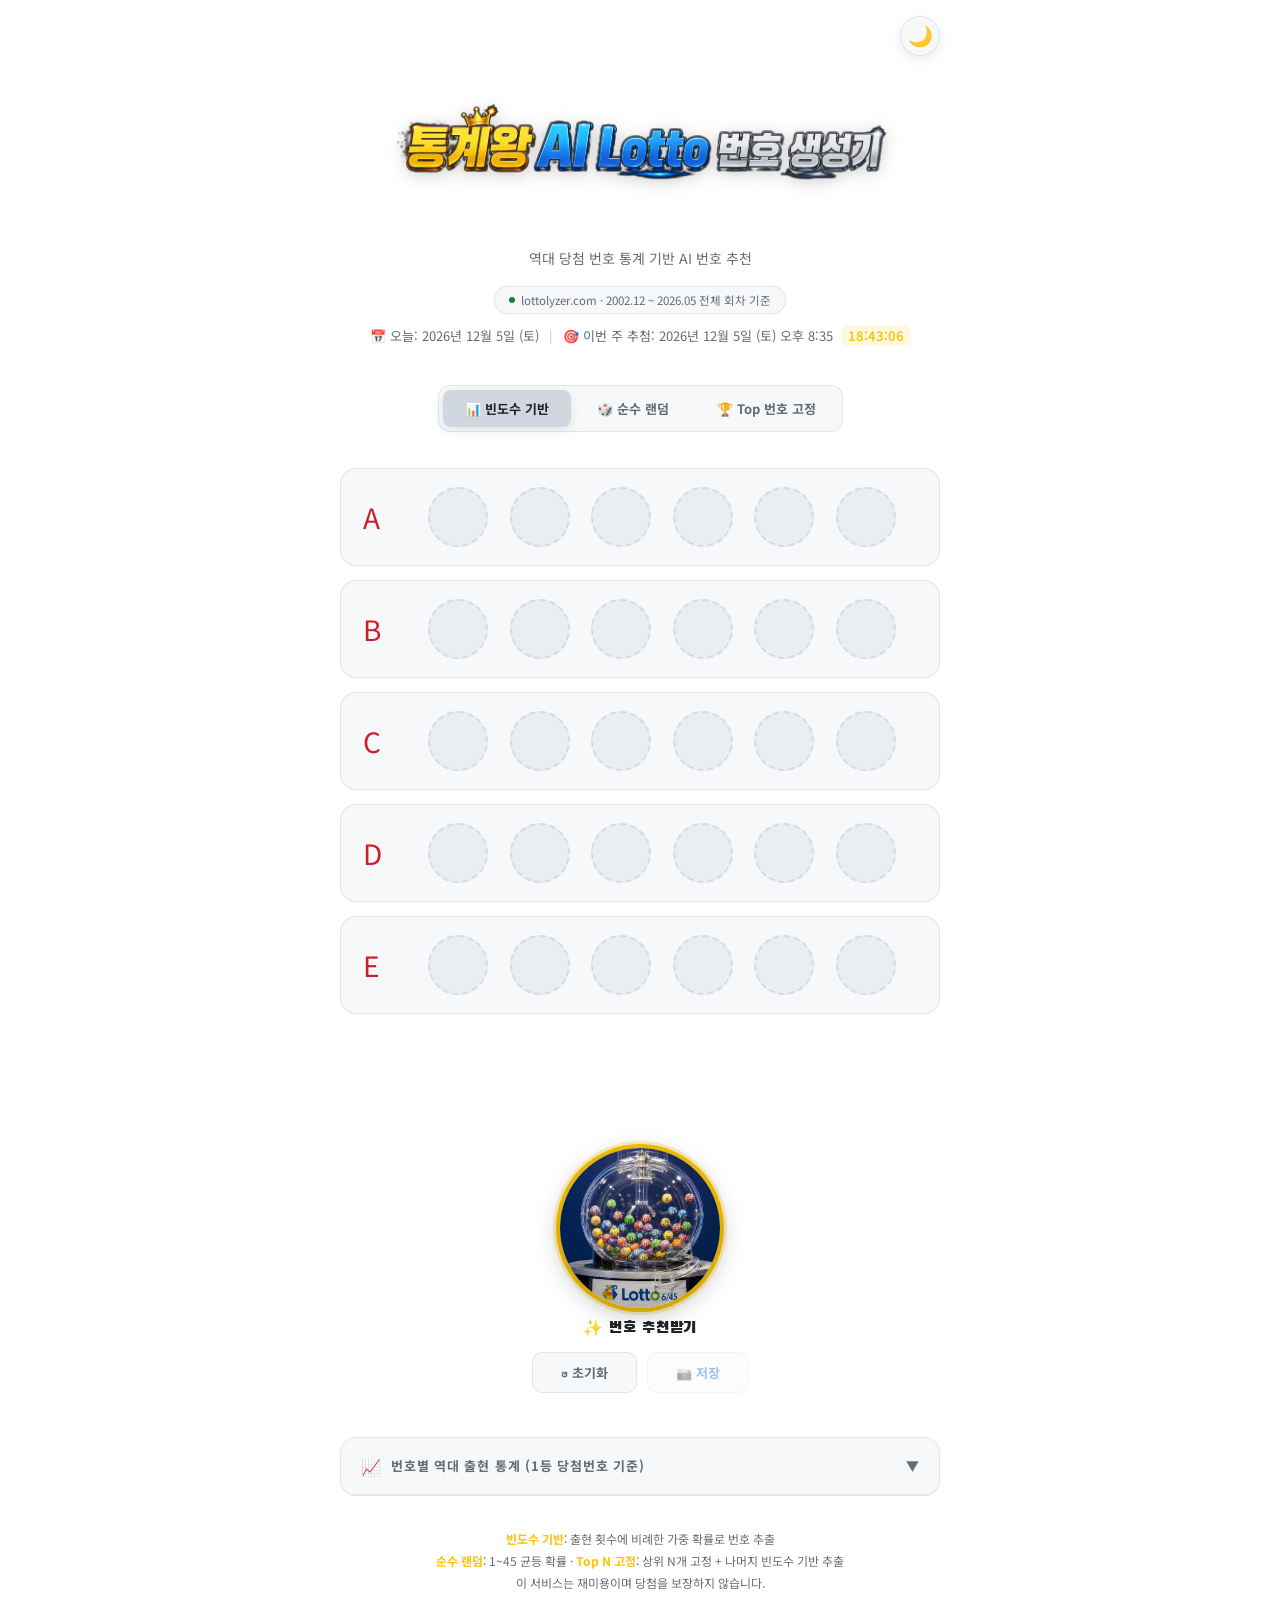
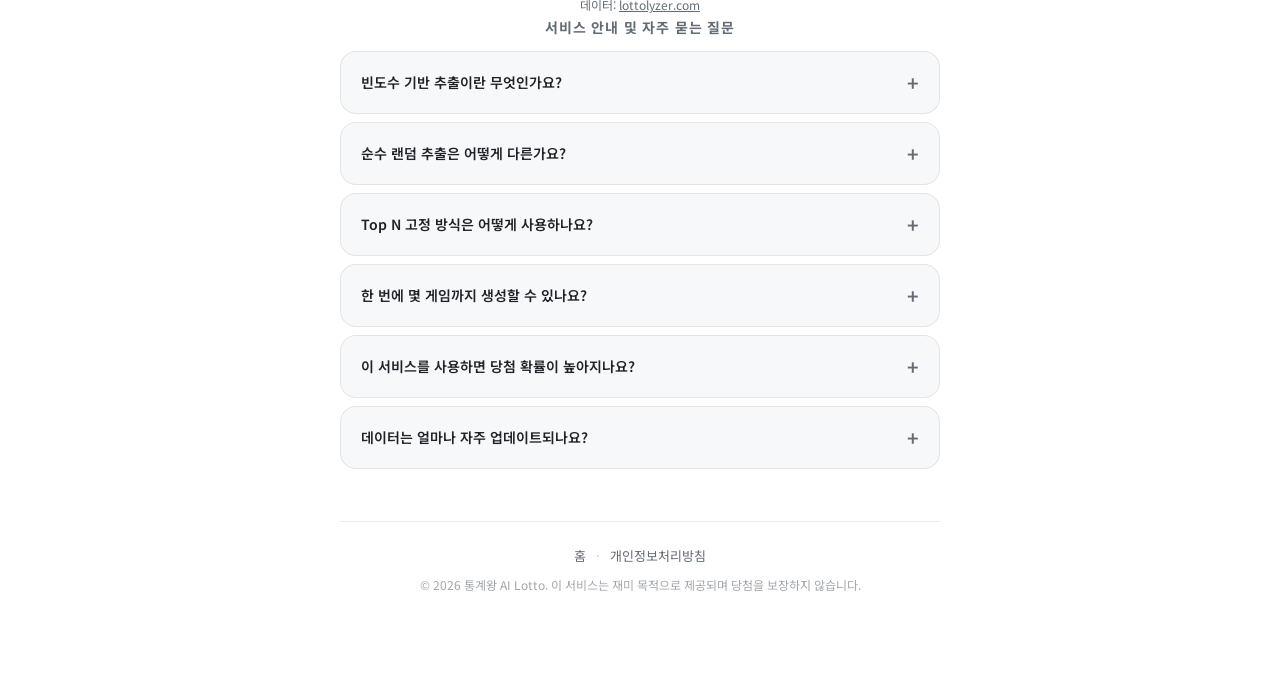
<file: index.html>
<!DOCTYPE html>
<html lang="ko">
<head>
  <meta charset="UTF-8" />
  <meta name="viewport" content="width=device-width, initial-scale=1.0" />
  <title>통계왕 AI Lotto 번호 생성기 - 통계 기반 번호 추천</title>
  <meta name="description" content="역대 로또 6/45 당첨 번호 통계를 기반으로 AI가 번호를 추천해 드립니다. 빈도수 기반, 순수 랜덤, Top N 고정 등 다양한 방식으로 번호를 생성하세요." />
  <meta name="keywords" content="로또번호생성기, 로또번호추천, 로또645, AI로또, 로또통계, 로또번호, 당첨번호" />
  <meta name="robots" content="index, follow" />
  <meta property="og:type" content="website" />
  <meta property="og:title" content="통계왕 AI Lotto 번호 생성기" />
  <meta property="og:description" content="역대 당첨 번호 통계 기반 AI 로또 번호 추천 서비스" />
  <meta property="og:url" content="https://jocoding-ckj.pages.dev" />
  <link rel="canonical" href="https://jocoding-ckj.pages.dev" />
  <link rel="preconnect" href="https://fonts.googleapis.com">
  <link rel="preconnect" href="https://fonts.gstatic.com" crossorigin>
  <link href="https://fonts.googleapis.com/css2?family=Black+Han+Sans&family=Noto+Sans+KR:wght@300;400;500;700&display=swap" rel="stylesheet">
  <link rel="stylesheet" href="style.css">
  <script type="application/ld+json">
  {
    "@context": "https://schema.org",
    "@type": "WebApplication",
    "name": "통계왕 AI Lotto 번호 생성기",
    "description": "역대 로또 6/45 당첨 번호 통계를 기반으로 AI가 번호를 추천해 드리는 무료 서비스",
    "url": "https://jocoding-ckj.pages.dev",
    "applicationCategory": "EntertainmentApplication",
    "inLanguage": "ko",
    "isAccessibleForFree": true,
    "offers": { "@type": "Offer", "price": "0", "priceCurrency": "KRW" }
  }
  </script>
</head>
<body>

  <!-- Header -->
  <header>
    <button class="theme-toggle" id="themeToggle" onclick="toggleTheme()" title="테마 변경">
      <span id="themeIcon">🌙</span>
    </button>
<h1>
      <img src="title.png" alt="통계왕 AI Lotto 번호 생성기" class="title-img">
    </h1>
    <p class="tagline">역대 당첨 번호 통계 기반 AI 번호 추천</p>
    <div class="data-badge">
      lottolyzer.com · 2002.12 ~ 2026.05 전체 회차 기준
    </div>
    <div class="draw-info" id="drawInfo"></div>
  </header>

  <!-- Mode Toggle -->
  <div class="mode-wrap">
    <button class="mode-btn active" id="btnFreq" onclick="setMode('freq')">📊 빈도수 기반</button>
    <button class="mode-btn" id="btnRandom" onclick="setMode('random')">🎲 순수 랜덤</button>
    <button class="mode-btn" id="btnTopN" onclick="setMode('topn')">🏆 Top 번호 고정</button>
  </div>

  <!-- Top N 서브 셀렉터 -->
  <div class="topn-wrap" id="topnWrap">
    <div class="topn-label">상위 <strong id="topnLabelNum">3</strong>개 고정 + 나머지 빈도수 기반 추출</div>
    <div class="topn-btns">
      <button class="topn-btn" onclick="setTopN(1)">1</button>
      <button class="topn-btn" onclick="setTopN(2)">2</button>
      <button class="topn-btn active" onclick="setTopN(3)">3</button>
      <button class="topn-btn" onclick="setTopN(4)">4</button>
      <button class="topn-btn" onclick="setTopN(5)">5</button>
      <button class="topn-btn" onclick="setTopN(6)">6</button>
    </div>
  </div>

  <!-- Board -->
  <div class="board" id="board"></div>

  <!-- Lotto Ticket -->
  <section class="ticket-section" id="ticketSection">
    <div class="ticket-section-header">
      <span class="ticket-section-title">📋 로또 기입 용지</span>
    </div>
    <div class="ticket-scroll-wrap">
      <div class="ticket-card">
        <div class="ticket-brand-strip">
          <div class="ticket-brand-inner">
            <span class="tb-logo">Lotto</span>
            <span class="tb-sub">6/45</span>
          </div>
        </div>
        <div class="ticket-games" id="ticketGames"></div>
      </div>
    </div>
  </section>

  <!-- Buttons -->
  <div class="btn-group">
    <button class="btn-generate-img" onclick="generate()" title="번호 추천받기">
      <img src="btn-generate.png" alt="번호 추천받기">
      <span>✨ 번호 추천받기</span>
    </button>
    <div class="btn-sub-group">
      <button class="btn btn-secondary" onclick="clearBoard()">↺ 초기화</button>
      <button class="btn btn-save" id="btnSave" onclick="saveAsImage()" disabled>📷 저장</button>
    </div>
  </div>

  <!-- Stats Panel -->
  <div class="stats-panel">
    <div class="stats-header" onclick="toggleStats()">
      <div class="stats-header-left">
        <span>📈</span>
        <h2>번호별 역대 출현 통계 (1등 당첨번호 기준)</h2>
      </div>
      <span class="stats-toggle-icon" id="statsIcon">▼</span>
    </div>
    <div class="stats-body" id="statsBody">
      <div class="stats-inner">
        <div class="sort-tabs">
          <button class="sort-tab active" onclick="sortStats('freq')">출현 많은 순</button>
          <button class="sort-tab" onclick="sortStats('asc')">번호 오름차순</button>
          <button class="sort-tab" onclick="sortStats('rare')">출현 적은 순</button>
        </div>
        <div class="stats-grid" id="statsGrid"></div>
      </div>
    </div>
  </div>

  <!-- Notice -->
  <p class="notice">
    <strong>빈도수 기반</strong>: 출현 횟수에 비례한 가중 확률로 번호 추출<br>
    <strong>순수 랜덤</strong>: 1~45 균등 확률 · <strong>Top N 고정</strong>: 상위 N개 고정 + 나머지 빈도수 기반 추출<br>
    이 서비스는 재미용이며 당첨을 보장하지 않습니다.<br>
    데이터: <a href="https://en.lottolyzer.com/number-frequencies/south-korea/6_slash_45-lotto" target="_blank">lottolyzer.com</a>
  </p>

  <!-- FAQ -->
  <section class="faq-section" id="faq">
    <h2 class="faq-title">서비스 안내 및 자주 묻는 질문</h2>
    <div class="faq-list">
      <div class="faq-item">
        <button class="faq-q" onclick="toggleFaq(this)">
          <span>빈도수 기반 추출이란 무엇인가요?</span>
          <span class="faq-icon">+</span>
        </button>
        <div class="faq-a">
          <p>2002년 12월부터 현재까지 진행된 모든 로또 6/45 회차의 1등 당첨 번호를 분석하여, 자주 등장한 번호일수록 더 높은 가중 확률로 선택하는 방식입니다. 통계적으로 출현 빈도가 높은 번호를 선호하시는 분께 적합합니다.</p>
        </div>
      </div>
      <div class="faq-item">
        <button class="faq-q" onclick="toggleFaq(this)">
          <span>순수 랜덤 추출은 어떻게 다른가요?</span>
          <span class="faq-icon">+</span>
        </button>
        <div class="faq-a">
          <p>1번부터 45번까지 모든 번호를 완전히 동일한 확률로 추출하는 방식입니다. 과거 통계와 무관하게 순수하게 운에 맡기고 싶으신 분께 적합하며, 매 추출마다 완전히 독립적인 번호 조합이 생성됩니다.</p>
        </div>
      </div>
      <div class="faq-item">
        <button class="faq-q" onclick="toggleFaq(this)">
          <span>Top N 고정 방식은 어떻게 사용하나요?</span>
          <span class="faq-icon">+</span>
        </button>
        <div class="faq-a">
          <p>역대 가장 많이 출현한 상위 N개 번호를 매 게임에 반드시 포함시키고, 나머지 번호는 빈도수 기반으로 추출하는 혼합 방식입니다. N은 1~6 중에서 선택할 수 있으며, 핫 번호를 고정하면서 나머지는 통계적으로 추출하고 싶을 때 유용합니다.</p>
        </div>
      </div>
      <div class="faq-item">
        <button class="faq-q" onclick="toggleFaq(this)">
          <span>한 번에 몇 게임까지 생성할 수 있나요?</span>
          <span class="faq-icon">+</span>
        </button>
        <div class="faq-a">
          <p>현재 버튼을 누를 때마다 5게임(5줄)이 한꺼번에 생성됩니다. 각 게임은 서로 독립적으로 계산되며, 초기화 버튼을 누르면 보드가 비워지고 다시 생성할 수 있습니다.</p>
        </div>
      </div>
      <div class="faq-item">
        <button class="faq-q" onclick="toggleFaq(this)">
          <span>이 서비스를 사용하면 당첨 확률이 높아지나요?</span>
          <span class="faq-icon">+</span>
        </button>
        <div class="faq-a">
          <p>아니요. 로또는 매 회차 독립적으로 진행되는 무작위 추첨이므로, 어떤 통계적 방법으로도 당첨 확률을 높이는 것은 불가능합니다. 이 서비스는 순수하게 재미와 흥미를 위한 도구이며, 당첨을 보장하거나 암시하지 않습니다. 책임감 있는 방식으로 즐겨 주세요.</p>
        </div>
      </div>
      <div class="faq-item">
        <button class="faq-q" onclick="toggleFaq(this)">
          <span>데이터는 얼마나 자주 업데이트되나요?</span>
          <span class="faq-icon">+</span>
        </button>
        <div class="faq-a">
          <p>현재 2002년 12월 첫 회차부터 2026년 5월까지의 전체 회차 데이터를 기반으로 하고 있습니다. 통계 데이터는 주기적으로 최신 회차를 반영하여 업데이트됩니다.</p>
        </div>
      </div>
    </div>
  </section>

  <!-- Footer -->
  <footer class="site-footer">
    <nav class="footer-nav">
      <a href="/">홈</a>
      <span class="footer-divider">·</span>
      <a href="/privacy.html">개인정보처리방침</a>
    </nav>
    <p class="footer-copy">© 2026 통계왕 AI Lotto. 이 서비스는 재미 목적으로 제공되며 당첨을 보장하지 않습니다.</p>
  </footer>

  <script src="main.js"></script>
  <script>
    function toggleFaq(btn) {
      const item = btn.closest('.faq-item');
      const isOpen = item.classList.contains('open');
      document.querySelectorAll('.faq-item.open').forEach(el => el.classList.remove('open'));
      if (!isOpen) item.classList.add('open');
    }
  </script>
  <script>
    (function () {
      const days = ['일', '월', '화', '수', '목', '금', '토'];
      const fmt = d => `${d.getFullYear()}년 ${d.getMonth() + 1}월 ${d.getDate()}일 (${days[d.getDay()]})`;

      function getNextDraw() {
        const now = new Date();
        const draw = new Date(now);
        const dow = draw.getDay();
        const daysUntilSat = (6 - dow + 7) % 7 || 7;
        const isTodaySat = dow === 6 && (now.getHours() < 20 || (now.getHours() === 20 && now.getMinutes() < 35));
        if (!isTodaySat) draw.setDate(draw.getDate() + daysUntilSat);
        draw.setHours(20, 35, 0, 0);
        return draw;
      }

      function pad(n) { return String(n).padStart(2, '0'); }

      function updateInfo() {
        const now = new Date();
        const draw = getNextDraw();
        const diff = draw - now;

        const todayStr = fmt(now);
        const drawStr = `${fmt(draw)} 오후 8:35`;

        let countdown = '';
        if (diff > 0) {
          const h = Math.floor(diff / 3600000);
          const m = Math.floor((diff % 3600000) / 60000);
          const s = Math.floor((diff % 60000) / 1000);
          const d = Math.floor(h / 24);
          const rh = h % 24;
          countdown = d > 0
            ? `<span class="countdown">${d}일 ${pad(rh)}:${pad(m)}:${pad(s)}</span>`
            : `<span class="countdown">${pad(rh)}:${pad(m)}:${pad(s)}</span>`;
        }

        document.getElementById('drawInfo').innerHTML =
          `<span>📅 오늘: ${todayStr}</span><span class="draw-divider">|</span><span>🎯 이번 주 추첨: ${drawStr} ${countdown}</span>`;
      }

      updateInfo();
      setInterval(updateInfo, 1000);
    })();
  </script>
</body>
</html>
</file>
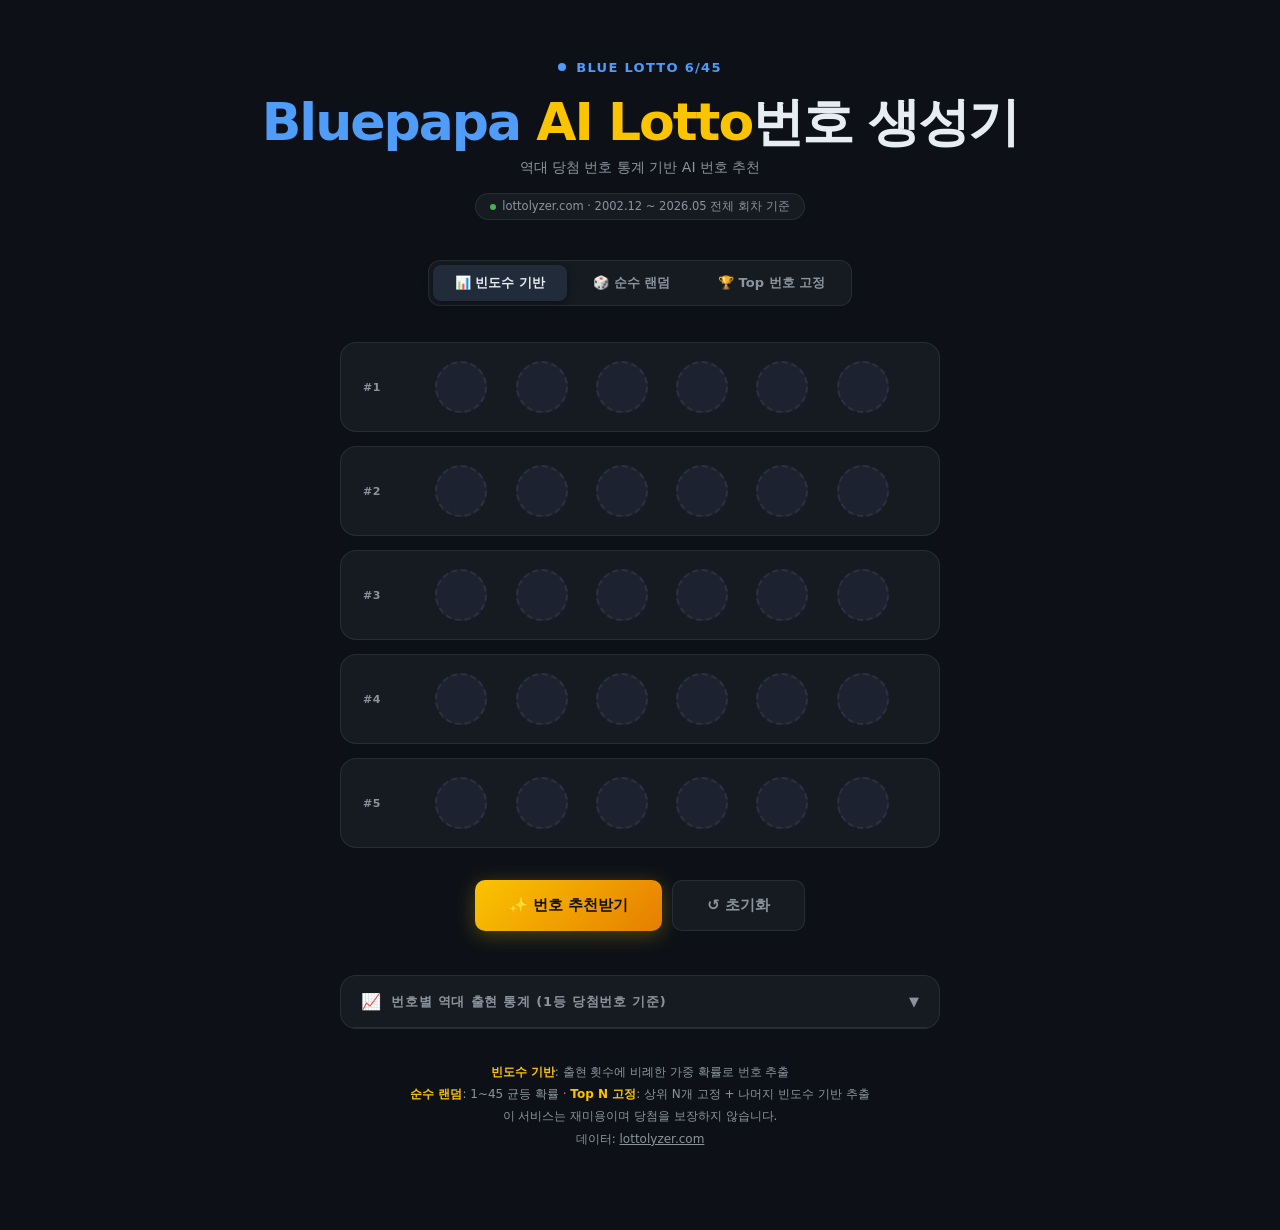
<file: lotto/index.html>
<!DOCTYPE html>
<html lang="ko">
<head>
  <meta charset="UTF-8" />
  <meta name="viewport" content="width=device-width, initial-scale=1.0" />
  <title>Bluepapa AI Lotto번호 생성기</title>
  <style>
    /* ── System Font Stack (외부 폰트 없이 동작) ── */
    :root {
      --bg:      #0d1117;
      --bg2:     #161b22;
      --bg3:     #1c2230;
      --bg4:     #222b3a;
      --border:  rgba(255,255,255,0.08);
      --text:    #e6edf3;
      --muted:   #8b949e;
      --accent:  #fbc400;
      --accent2: #4f9cf9;
      --green:   #4caf50;
      --radius:  16px;
    }

    *, *::before, *::after { box-sizing: border-box; margin: 0; padding: 0; }

    html { scroll-behavior: smooth; }

    body {
      background: var(--bg);
      color: var(--text);
      font-family: 'Segoe UI', system-ui, -apple-system, sans-serif;
      min-height: 100vh;
      display: flex;
      flex-direction: column;
      align-items: center;
      padding: 56px 20px 80px;
    }

    ::-webkit-scrollbar { width: 6px; }
    ::-webkit-scrollbar-track { background: var(--bg); }
    ::-webkit-scrollbar-thumb { background: var(--bg3); border-radius: 3px; }

    /* ───────────── HEADER ───────────── */
    header {
      text-align: center;
      margin-bottom: 40px;
    }

    .logo {
      display: inline-flex;
      align-items: center;
      gap: 10px;
      font-size: 13px;
      font-weight: 700;
      color: var(--accent2);
      letter-spacing: 0.1em;
      text-transform: uppercase;
      margin-bottom: 20px;
      font-variant-numeric: tabular-nums;
    }

    .logo-dot {
      width: 8px; height: 8px;
      border-radius: 50%;
      background: var(--accent2);
      animation: blink 2s ease-in-out infinite;
    }

    @keyframes blink {
      0%, 100% { opacity: 1; }
      50% { opacity: 0.3; }
    }

    h1 {
      font-size: clamp(32px, 6vw, 52px);
      font-weight: 800;
      letter-spacing: -2px;
      line-height: 1.05;
      margin-bottom: 10px;
    }

    h1 .blue { color: var(--accent2); }
    h1 .gold { color: var(--accent); }

    .tagline {
      font-size: 14px;
      color: var(--muted);
      margin-bottom: 16px;
    }

    .data-badge {
      display: inline-flex;
      align-items: center;
      gap: 6px;
      background: var(--bg2);
      border: 1px solid var(--border);
      border-radius: 100px;
      padding: 5px 14px;
      font-size: 11.5px;
      color: var(--muted);
    }

    .data-badge::before {
      content: '';
      width: 6px; height: 6px;
      border-radius: 50%;
      background: var(--green);
    }

    /* ───────────── MODE TOGGLE ───────────── */
    .mode-wrap {
      display: flex;
      background: var(--bg2);
      border: 1px solid var(--border);
      border-radius: 12px;
      padding: 4px;
      gap: 4px;
      margin-bottom: 12px;
    }

    .mode-btn {
      cursor: pointer;
      border: none;
      border-radius: 8px;
      padding: 9px 22px;
      font-size: 13px;
      font-weight: 600;
      font-family: inherit;
      background: transparent;
      color: var(--muted);
      transition: all 0.2s;
      white-space: nowrap;
    }

    .mode-btn.active {
      background: var(--bg4);
      color: var(--text);
      box-shadow: 0 2px 8px rgba(0,0,0,0.4);
    }

    /* ───────────── TOP-N 서브 셀렉터 ───────────── */
    .topn-wrap {
      display: flex;
      flex-direction: column;
      align-items: center;
      gap: 10px;
      margin-bottom: 24px;
      overflow: hidden;
      max-height: 0;
      opacity: 0;
      transition: max-height 0.35s ease, opacity 0.25s ease, margin-bottom 0.35s ease;
    }

    .topn-wrap.visible {
      max-height: 120px;
      opacity: 1;
      margin-bottom: 24px;
    }

    .topn-label {
      font-size: 12px;
      color: var(--muted);
      letter-spacing: 0.05em;
    }

    .topn-label strong { color: var(--accent); }

    .topn-btns {
      display: flex;
      gap: 7px;
    }

    .topn-btn {
      cursor: pointer;
      width: 44px; height: 44px;
      border-radius: 10px;
      border: 1px solid var(--border);
      background: var(--bg3);
      color: var(--muted);
      font-family: inherit;
      font-size: 15px;
      font-weight: 700;
      transition: all 0.2s;
      display: flex; align-items: center; justify-content: center;
    }

    .topn-btn:hover {
      border-color: rgba(251,196,0,0.4);
      color: var(--text);
    }

    .topn-btn.active {
      background: linear-gradient(135deg, #fbc400, #e67e00);
      border-color: transparent;
      color: #111;
      box-shadow: 0 4px 12px rgba(251,196,0,0.35);
      transform: scale(1.1);
    }

    /* 고정 볼 표시 */
    .ball.fixed-ball {
      box-shadow:
        inset 0 -4px 8px rgba(0,0,0,0.3),
        inset 0 2px 4px rgba(255,255,255,0.15),
        0 6px 16px rgba(0,0,0,0.5),
        0 0 0 3px rgba(251,196,0,0.7);
    }

    .pin-icon {
      font-size: 9px;
      text-align: center;
      line-height: 1;
      height: 12px;
    }

    /* ───────────── BOARD ───────────── */
    .board {
      width: 100%;
      max-width: 600px;
      display: flex;
      flex-direction: column;
      gap: 14px;
      margin-bottom: 32px;
    }

    .game-row {
      background: var(--bg2);
      border: 1px solid var(--border);
      border-radius: var(--radius);
      padding: 18px 22px;
      display: flex;
      align-items: center;
      gap: 14px;
      transition: border-color 0.25s;
    }

    .game-row:hover { border-color: rgba(251,196,0,0.2); }

    .game-label {
      font-size: 11px;
      font-weight: 700;
      color: var(--muted);
      min-width: 30px;
      letter-spacing: 0.05em;
      font-variant-numeric: tabular-nums;
    }

    .balls {
      display: flex;
      flex: 1;
      justify-content: space-evenly;
      align-items: flex-end;
    }

    /* ───────────── BALL ───────────── */
    .ball-wrap { display: flex; flex-direction: column; align-items: center; gap: 4px; }

    .ball {
      width: 52px; height: 52px;
      border-radius: 50%;
      display: flex;
      align-items: center;
      justify-content: center;
      font-size: 17px;
      font-weight: 800;
      color: #fff;
      text-shadow: 0 1px 3px rgba(0,0,0,0.35);
      position: relative;
      opacity: 0;
      transform: scale(0.3) rotate(-15deg);
      transition: opacity 0.3s, transform 0.42s cubic-bezier(0.34,1.56,0.64,1);
      box-shadow:
        inset 0 -4px 8px rgba(0,0,0,0.3),
        inset 0 2px 4px rgba(255,255,255,0.15),
        0 6px 16px rgba(0,0,0,0.5);
      cursor: default;
    }

    .ball::after {
      content: '';
      position: absolute;
      top: 7px; left: 9px;
      width: 14px; height: 9px;
      background: rgba(255,255,255,0.28);
      border-radius: 50%;
      transform: rotate(-30deg);
    }

    .ball.show { opacity: 1; transform: scale(1) rotate(0deg); }

    /* 로또 공 색상 */
    .ball.y { background: radial-gradient(circle at 35% 30%, #ffe566, #f9a800); }  /* 1–10 */
    .ball.b { background: radial-gradient(circle at 35% 30%, #90caf9, #1565c0); }  /* 11–20 */
    .ball.r { background: radial-gradient(circle at 35% 30%, #ef9a9a, #c62828); }  /* 21–30 */
    .ball.s { background: radial-gradient(circle at 35% 30%, #cfd8dc, #546e7a); }  /* 31–40 */
    .ball.g { background: radial-gradient(circle at 35% 30%, #dce775, #558b2f); }  /* 41–45 */

    .ball-placeholder {
      width: 52px; height: 52px;
      border-radius: 50%;
      background: var(--bg3);
      border: 2px dashed rgba(255,255,255,0.07);
    }

    .ball-rank {
      font-size: 9px;
      font-weight: 700;
      color: var(--muted);
      letter-spacing: 0.04em;
      opacity: 0;
      transition: opacity 0.3s 0.5s;
      height: 12px;
    }

    .ball-rank.hot { color: var(--accent); }
    .ball-rank.visible { opacity: 1; }

    /* ───────────── BUTTONS ───────────── */
    .btn-group {
      display: flex;
      gap: 10px;
      flex-wrap: wrap;
      justify-content: center;
      margin-bottom: 44px;
    }

    .btn {
      cursor: pointer;
      border: none;
      border-radius: 10px;
      font-family: inherit;
      font-weight: 700;
      font-size: 15px;
      padding: 15px 34px;
      transition: transform 0.15s, box-shadow 0.2s, background 0.2s;
    }

    .btn:active { transform: scale(0.95) !important; }

    .btn-primary {
      background: linear-gradient(135deg, #fbc400 0%, #e67e00 100%);
      color: #111;
      box-shadow: 0 4px 20px rgba(251,196,0,0.28);
    }

    .btn-primary:hover {
      transform: translateY(-2px);
      box-shadow: 0 8px 32px rgba(251,196,0,0.42);
    }

    .btn-secondary {
      background: var(--bg2);
      color: var(--muted);
      border: 1px solid var(--border);
    }

    .btn-secondary:hover {
      color: var(--text);
      border-color: rgba(255,255,255,0.2);
      transform: translateY(-2px);
    }

    /* ───────────── STATS PANEL ───────────── */
    .stats-panel {
      width: 100%;
      max-width: 600px;
      background: var(--bg2);
      border: 1px solid var(--border);
      border-radius: var(--radius);
      overflow: hidden;
      margin-bottom: 32px;
    }

    .stats-header {
      display: flex;
      align-items: center;
      justify-content: space-between;
      padding: 16px 20px;
      border-bottom: 1px solid var(--border);
      cursor: pointer;
      user-select: none;
    }

    .stats-header-left {
      display: flex;
      align-items: center;
      gap: 10px;
    }

    .stats-header h2 {
      font-size: 13px;
      font-weight: 700;
      color: var(--muted);
      letter-spacing: 0.06em;
      text-transform: uppercase;
    }

    .stats-toggle-icon {
      font-size: 13px;
      color: var(--muted);
      transition: transform 0.3s;
    }

    .stats-toggle-icon.open { transform: rotate(180deg); }

    .stats-body {
      max-height: 0;
      overflow: hidden;
      transition: max-height 0.4s ease;
    }

    .stats-body.open { max-height: 600px; }

    .stats-inner { padding: 20px; }

    /* 정렬 탭 */
    .sort-tabs {
      display: flex;
      gap: 6px;
      margin-bottom: 16px;
    }

    .sort-tab {
      cursor: pointer;
      border: 1px solid var(--border);
      border-radius: 6px;
      padding: 5px 12px;
      font-size: 11px;
      font-weight: 600;
      background: transparent;
      color: var(--muted);
      font-family: inherit;
      transition: all 0.15s;
    }

    .sort-tab.active {
      background: var(--bg4);
      color: var(--text);
      border-color: rgba(255,255,255,0.2);
    }

    .stats-grid {
      display: grid;
      grid-template-columns: repeat(auto-fill, minmax(76px, 1fr));
      gap: 7px;
    }

    .stat-card {
      display: flex;
      flex-direction: column;
      align-items: center;
      gap: 5px;
      padding: 10px 6px 8px;
      border-radius: 10px;
      border: 1px solid var(--border);
      background: var(--bg3);
      transition: border-color 0.2s, background 0.2s, transform 0.2s;
    }

    .stat-card.picked {
      border-color: rgba(251,196,0,0.55);
      background: rgba(251,196,0,0.05);
      transform: scale(1.04);
    }

    .stat-num {
      font-size: 17px;
      font-weight: 800;
      color: var(--text);
    }

    .stat-bar-wrap {
      width: 100%;
      height: 4px;
      background: rgba(255,255,255,0.06);
      border-radius: 2px;
      overflow: hidden;
    }

    .stat-bar {
      height: 100%;
      border-radius: 2px;
      background: linear-gradient(90deg, #fbc400, #e67e00);
    }

    .stat-count {
      font-size: 10px;
      color: var(--muted);
      font-variant-numeric: tabular-nums;
    }

    /* ───────────── FOOTER NOTICE ───────────── */
    .notice {
      font-size: 12px;
      color: var(--muted);
      text-align: center;
      line-height: 1.85;
      max-width: 480px;
    }

    .notice strong { color: var(--accent); }
    .notice a { color: var(--muted); }

    /* ───────────── RESPONSIVE ───────────── */
    @media (max-width: 500px) {
      .ball, .ball-placeholder { width: 44px; height: 44px; font-size: 15px; }
      .game-row { padding: 14px 12px; gap: 10px; }
      .balls { gap: 7px; }
      .ball::after { top: 5px; left: 6px; width: 11px; height: 7px; }
      .btn { padding: 13px 24px; font-size: 14px; }
    }
  </style>
</head>
<body>

  <!-- Header -->
  <header>
    <div class="logo">
      <div class="logo-dot"></div>
      Blue Lotto 6/45
    </div>
    <h1><span class="blue">Bluepapa</span> <span class="gold">AI Lotto</span>번호 생성기</h1>
    <p class="tagline">역대 당첨 번호 통계 기반 AI 번호 추천</p>
    <div class="data-badge">
      lottolyzer.com · 2002.12 ~ 2026.05 전체 회차 기준
    </div>
  </header>

  <!-- Mode Toggle -->
  <div class="mode-wrap">
    <button class="mode-btn active" id="btnFreq" onclick="setMode('freq')">📊 빈도수 기반</button>
    <button class="mode-btn" id="btnRandom" onclick="setMode('random')">🎲 순수 랜덤</button>
    <button class="mode-btn" id="btnTopN" onclick="setMode('topn')">🏆 Top 번호 고정</button>
  </div>

  <!-- Top N 서브 셀렉터 -->
  <div class="topn-wrap" id="topnWrap">
    <div class="topn-label">상위 <strong id="topnLabelNum">3</strong>개 고정 + 나머지 빈도수 기반 추출</div>
    <div class="topn-btns">
      <button class="topn-btn" onclick="setTopN(1)">1</button>
      <button class="topn-btn" onclick="setTopN(2)">2</button>
      <button class="topn-btn active" onclick="setTopN(3)">3</button>
      <button class="topn-btn" onclick="setTopN(4)">4</button>
      <button class="topn-btn" onclick="setTopN(5)">5</button>
      <button class="topn-btn" onclick="setTopN(6)">6</button>
    </div>
  </div>

  <!-- Board -->
  <div class="board" id="board"></div>

  <!-- Buttons -->
  <div class="btn-group">
    <button class="btn btn-primary" onclick="generate()">✨ 번호 추천받기</button>
    <button class="btn btn-secondary" onclick="clearBoard()">↺ 초기화</button>
  </div>

  <!-- Stats Panel -->
  <div class="stats-panel">
    <div class="stats-header" onclick="toggleStats()">
      <div class="stats-header-left">
        <span>📈</span>
        <h2>번호별 역대 출현 통계 (1등 당첨번호 기준)</h2>
      </div>
      <span class="stats-toggle-icon" id="statsIcon">▼</span>
    </div>
    <div class="stats-body" id="statsBody">
      <div class="stats-inner">
        <div class="sort-tabs">
          <button class="sort-tab active" onclick="sortStats('freq')">출현 많은 순</button>
          <button class="sort-tab" onclick="sortStats('asc')">번호 오름차순</button>
          <button class="sort-tab" onclick="sortStats('rare')">출현 적은 순</button>
        </div>
        <div class="stats-grid" id="statsGrid"></div>
      </div>
    </div>
  </div>

  <!-- Notice -->
  <p class="notice">
    <strong>빈도수 기반</strong>: 출현 횟수에 비례한 가중 확률로 번호 추출<br>
    <strong>순수 랜덤</strong>: 1~45 균등 확률 · <strong>Top N 고정</strong>: 상위 N개 고정 + 나머지 빈도수 기반 추출<br>
    이 서비스는 재미용이며 당첨을 보장하지 않습니다.<br>
    데이터: <a href="https://en.lottolyzer.com/number-frequencies/south-korea/6_slash_45-lotto" target="_blank">lottolyzer.com</a>
  </p>

  <script>
    /* ── 역대 출현 횟수 (lottolyzer.com, 2002.12 ~ 2026.05) ── */
    const FREQ = {
       1:131,  2:114,  3:131,  4:119,  5:117,
       6:130,  7:132,  8:125,  9:108, 10:129,
      11:129, 12:147, 13:143, 14:133, 15:136,
      16:133, 17:132, 18:135, 19:127, 20:132,
      21:130, 22:117, 23:115, 24:130, 25:111,
      26:127, 27:141, 28:125, 29:122, 30:123,
      31:128, 32:113, 33:137, 34:144, 35:124,
      36:121, 37:124, 38:142, 39:128, 40:128,
      41:119, 42:116, 43:129, 44:125, 45:140
    };

    const GAMES = 5;
    const MAX_FREQ = Math.max(...Object.values(FREQ));

    /* 번호 → 볼 색상 */
    function ballColor(n) {
      if (n <= 10) return 'y';
      if (n <= 20) return 'b';
      if (n <= 30) return 'r';
      if (n <= 40) return 's';
      return 'g';
    }

    /* 순위 (빈도 내림차순) */
    const BY_FREQ = Object.keys(FREQ).map(Number).sort((a, b) => FREQ[b] - FREQ[a]);
    function rankOf(n) { return BY_FREQ.indexOf(n) + 1; }

    /* ── 뽑기 알고리즘 ── */
    function pickWeighted() {
      const nums = Object.keys(FREQ).map(Number);
      const weights = nums.map(n => FREQ[n]);
      const total = weights.reduce((a, b) => a + b, 0);
      const picked = new Set();
      let tries = 0;
      while (picked.size < 6 && tries++ < 1000) {
        let r = Math.random() * total;
        for (let i = 0; i < nums.length; i++) {
          r -= weights[i];
          if (r <= 0 && !picked.has(nums[i])) { picked.add(nums[i]); break; }
        }
      }
      return [...picked].sort((a, b) => a - b);
    }

    function pickRandom() {
      const pool = Array.from({ length: 45 }, (_, i) => i + 1);
      for (let i = pool.length - 1; i > 0; i--) {
        const j = Math.floor(Math.random() * (i + 1));
        [pool[i], pool[j]] = [pool[j], pool[i]];
      }
      return pool.slice(0, 6).sort((a, b) => a - b);
    }

    /* Top N 고정 + 나머지 빈도수 기반 */
    function pickTopN(n) {
      const fixed = BY_FREQ.slice(0, n);
      const fixedSet = new Set(fixed);
      const remaining = Object.keys(FREQ).map(Number).filter(x => !fixedSet.has(x));
      const weights = remaining.map(x => FREQ[x]);
      const total = weights.reduce((a, b) => a + b, 0);

      const extra = new Set();
      let tries = 0;
      while (extra.size < 6 - n && tries++ < 1000) {
        let r = Math.random() * total;
        for (let i = 0; i < remaining.length; i++) {
          r -= weights[i];
          if (r <= 0 && !extra.has(remaining[i])) { extra.add(remaining[i]); break; }
        }
      }
      return [...fixed, ...extra].sort((a, b) => a - b);
    }

    /* ── 상태 ── */
    let mode = 'freq';
    let topN = 3;
    let lastPicked = [];
    let statsOpen = false;
    let statSort = 'freq';

    function setMode(m) {
      mode = m;
      ['Freq','Random','TopN'].forEach(k => {
        document.getElementById('btn' + k).classList.toggle('active', m === k.toLowerCase());
      });
      document.getElementById('topnWrap').classList.toggle('visible', m === 'topn');
      clearBoard();
    }

    function setTopN(n) {
      topN = n;
      document.getElementById('topnLabelNum').textContent = n;
      document.querySelectorAll('.topn-btn').forEach((btn, i) => {
        btn.classList.toggle('active', i + 1 === n);
      });
      clearBoard();
    }

    /* ── 생성 ── */
    function generate() {
      const board = document.getElementById('board');
      board.innerHTML = '';
      lastPicked = [];

      const fixedNums = mode === 'topn' ? new Set(BY_FREQ.slice(0, topN)) : new Set();

      for (let g = 0; g < GAMES; g++) {
        const nums = mode === 'freq'   ? pickWeighted()
                   : mode === 'random' ? pickRandom()
                   : mode === 'topn'   ? pickTopN(topN)
                   :                     pickWeighted();

        lastPicked.push(...nums);

        const row = document.createElement('div');
        row.className = 'game-row';

        const ballsHTML = nums.map(n => {
          const rank = rankOf(n);
          const isFixed = mode === 'topn' && fixedNums.has(n);
          const isHot = rank <= 5;
          const rankLabel = isFixed ? '📌 고정' : (isHot ? `🔥 ${rank}위` : `${rank}위`);
          const showRank = mode !== 'random';
          return `
            <div class="ball-wrap">
              <div class="ball ${ballColor(n)} ${isFixed ? 'fixed-ball' : ''}"
                   title="${n}번 · 역대 ${FREQ[n]}회 (${rank}위)${isFixed ? ' · 고정번호' : ''}">${n}</div>
              <span class="ball-rank ${isFixed ? 'hot' : isHot ? 'hot' : ''}">${showRank ? rankLabel : ''}</span>
            </div>`;
        }).join('');

        row.innerHTML = `<span class="game-label">#${g + 1}</span><div class="balls">${ballsHTML}</div>`;
        board.appendChild(row);

        /* 볼 순차 등장 */
        row.querySelectorAll('.ball').forEach((ball, i) => {
          setTimeout(() => ball.classList.add('show'), g * 90 + i * 65);
        });

        /* 순위 뱃지 등장 */
        if (mode !== 'random') {
          row.querySelectorAll('.ball-rank').forEach((el, i) => {
            setTimeout(() => el.classList.add('visible'), g * 90 + i * 65 + 350);
          });
        }
      }

      updateStatsHighlight();
    }

    /* ── 초기화 ── */
    function clearBoard() {
      lastPicked = [];
      const board = document.getElementById('board');
      board.innerHTML = '';
      for (let g = 0; g < GAMES; g++) {
        const row = document.createElement('div');
        row.className = 'game-row';
        row.innerHTML = `
          <span class="game-label">#${g + 1}</span>
          <div class="balls">${Array(6).fill('<div class="ball-placeholder"></div>').join('')}</div>`;
        board.appendChild(row);
      }
      updateStatsHighlight();
    }

    /* ── 통계 패널 ── */
    function toggleStats() {
      statsOpen = !statsOpen;
      document.getElementById('statsBody').classList.toggle('open', statsOpen);
      document.getElementById('statsIcon').classList.toggle('open', statsOpen);
    }

    function sortStats(by) {
      statSort = by;
      document.querySelectorAll('.sort-tab').forEach((el, i) => {
        el.classList.toggle('active', ['freq','asc','rare'][i] === by);
      });
      renderStats();
    }

    function renderStats() {
      const order = statSort === 'asc'  ? Object.keys(FREQ).map(Number)
                  : statSort === 'rare' ? [...BY_FREQ].reverse()
                  :                       BY_FREQ;

      const picked = new Set(lastPicked);
      document.getElementById('statsGrid').innerHTML = order.map(n => `
        <div class="stat-card ${picked.has(n) ? 'picked' : ''}" id="sc-${n}">
          <div class="stat-num">${n}</div>
          <div class="stat-bar-wrap">
            <div class="stat-bar" style="width:${(FREQ[n] / MAX_FREQ * 100).toFixed(1)}%"></div>
          </div>
          <div class="stat-count">${FREQ[n]}회</div>
        </div>`).join('');
    }

    function updateStatsHighlight() {
      const picked = new Set(lastPicked);
      document.querySelectorAll('.stat-card').forEach(el => {
        const n = parseInt(el.id.replace('sc-', ''));
        el.classList.toggle('picked', picked.has(n));
      });
    }

    /* ── 초기 렌더 ── */
    clearBoard();
    renderStats();
  </script>

</body>
</html>
</file>
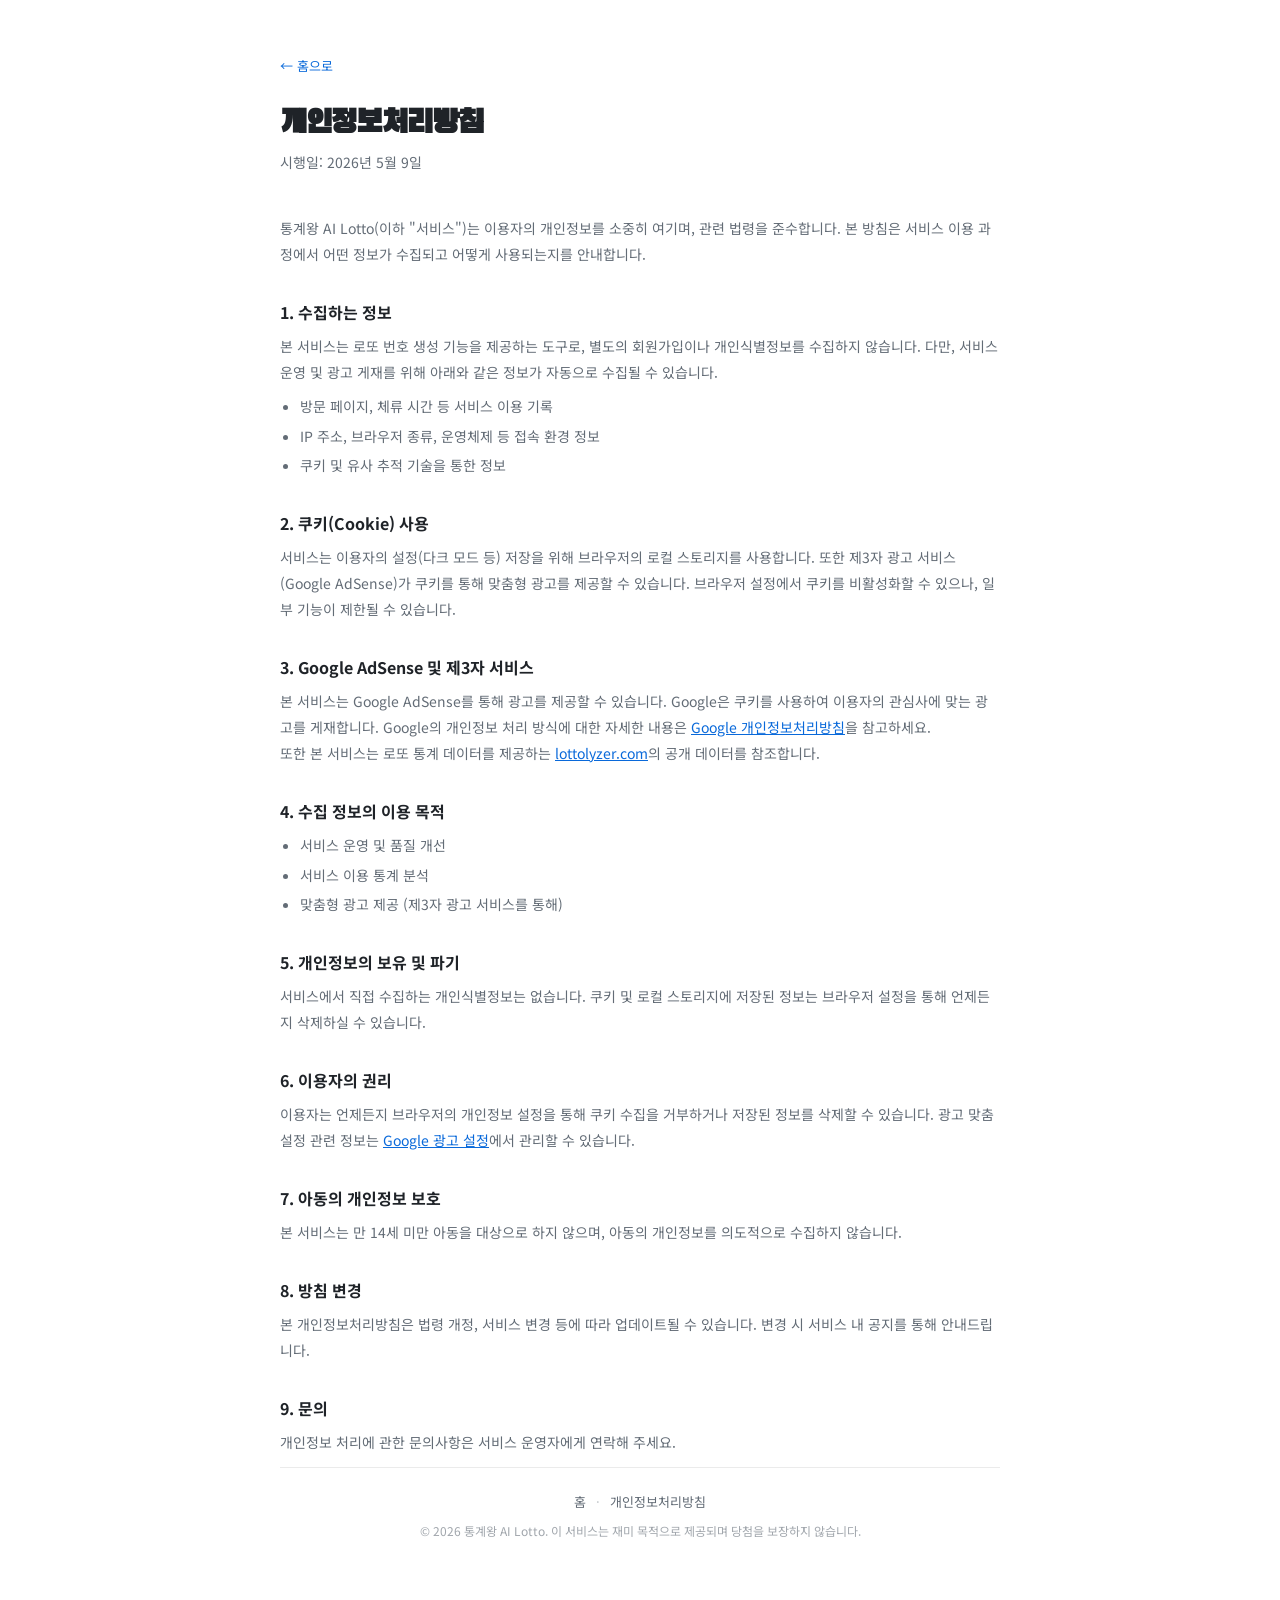
<file: privacy.html>
<!DOCTYPE html>
<html lang="ko">
<head>
  <meta charset="UTF-8" />
  <meta name="viewport" content="width=device-width, initial-scale=1.0" />
  <title>개인정보처리방침 - 통계왕 AI Lotto</title>
  <meta name="description" content="통계왕 AI Lotto의 개인정보처리방침입니다." />
  <meta name="robots" content="index, follow" />
  <link rel="preconnect" href="https://fonts.googleapis.com">
  <link rel="preconnect" href="https://fonts.gstatic.com" crossorigin>
  <link href="https://fonts.googleapis.com/css2?family=Black+Han+Sans&family=Noto+Sans+KR:wght@300;400;500;700&display=swap" rel="stylesheet">
  <link rel="stylesheet" href="style.css">
  <style>
    .policy-wrap {
      width: 100%;
      max-width: 720px;
      margin: 0 auto;
    }
    .policy-wrap h1 {
      font-size: clamp(22px, 4vw, 32px);
      font-weight: 800;
      letter-spacing: -1px;
      margin-bottom: 8px;
      white-space: normal;
    }
    .policy-date {
      font-size: 13px;
      color: var(--muted);
      margin-bottom: 40px;
    }
    .policy-wrap h2 {
      font-size: 16px;
      font-weight: 700;
      color: var(--text);
      margin: 32px 0 10px;
      letter-spacing: 0;
      text-transform: none;
    }
    .policy-wrap p, .policy-wrap li {
      font-size: 14px;
      color: var(--muted);
      line-height: 1.85;
    }
    .policy-wrap ul {
      padding-left: 20px;
      margin: 8px 0;
    }
    .policy-wrap li { margin-bottom: 4px; }
    .policy-wrap a { color: var(--accent2); }
  </style>
</head>
<body>

  <div class="policy-wrap">
    <nav class="footer-nav" style="justify-content:flex-start; margin-bottom:32px;">
      <a href="/">← 홈으로</a>
    </nav>

    <h1>개인정보처리방침</h1>
    <p class="policy-date">시행일: 2026년 5월 9일</p>

    <p>통계왕 AI Lotto(이하 "서비스")는 이용자의 개인정보를 소중히 여기며, 관련 법령을 준수합니다. 본 방침은 서비스 이용 과정에서 어떤 정보가 수집되고 어떻게 사용되는지를 안내합니다.</p>

    <h2>1. 수집하는 정보</h2>
    <p>본 서비스는 로또 번호 생성 기능을 제공하는 도구로, 별도의 회원가입이나 개인식별정보를 수집하지 않습니다. 다만, 서비스 운영 및 광고 게재를 위해 아래와 같은 정보가 자동으로 수집될 수 있습니다.</p>
    <ul>
      <li>방문 페이지, 체류 시간 등 서비스 이용 기록</li>
      <li>IP 주소, 브라우저 종류, 운영체제 등 접속 환경 정보</li>
      <li>쿠키 및 유사 추적 기술을 통한 정보</li>
    </ul>

    <h2>2. 쿠키(Cookie) 사용</h2>
    <p>서비스는 이용자의 설정(다크 모드 등) 저장을 위해 브라우저의 로컬 스토리지를 사용합니다. 또한 제3자 광고 서비스(Google AdSense)가 쿠키를 통해 맞춤형 광고를 제공할 수 있습니다. 브라우저 설정에서 쿠키를 비활성화할 수 있으나, 일부 기능이 제한될 수 있습니다.</p>

    <h2>3. Google AdSense 및 제3자 서비스</h2>
    <p>본 서비스는 Google AdSense를 통해 광고를 제공할 수 있습니다. Google은 쿠키를 사용하여 이용자의 관심사에 맞는 광고를 게재합니다. Google의 개인정보 처리 방식에 대한 자세한 내용은 <a href="https://policies.google.com/privacy" target="_blank" rel="noopener">Google 개인정보처리방침</a>을 참고하세요.</p>
    <p>또한 본 서비스는 로또 통계 데이터를 제공하는 <a href="https://en.lottolyzer.com" target="_blank" rel="noopener">lottolyzer.com</a>의 공개 데이터를 참조합니다.</p>

    <h2>4. 수집 정보의 이용 목적</h2>
    <ul>
      <li>서비스 운영 및 품질 개선</li>
      <li>서비스 이용 통계 분석</li>
      <li>맞춤형 광고 제공 (제3자 광고 서비스를 통해)</li>
    </ul>

    <h2>5. 개인정보의 보유 및 파기</h2>
    <p>서비스에서 직접 수집하는 개인식별정보는 없습니다. 쿠키 및 로컬 스토리지에 저장된 정보는 브라우저 설정을 통해 언제든지 삭제하실 수 있습니다.</p>

    <h2>6. 이용자의 권리</h2>
    <p>이용자는 언제든지 브라우저의 개인정보 설정을 통해 쿠키 수집을 거부하거나 저장된 정보를 삭제할 수 있습니다. 광고 맞춤 설정 관련 정보는 <a href="https://adssettings.google.com" target="_blank" rel="noopener">Google 광고 설정</a>에서 관리할 수 있습니다.</p>

    <h2>7. 아동의 개인정보 보호</h2>
    <p>본 서비스는 만 14세 미만 아동을 대상으로 하지 않으며, 아동의 개인정보를 의도적으로 수집하지 않습니다.</p>

    <h2>8. 방침 변경</h2>
    <p>본 개인정보처리방침은 법령 개정, 서비스 변경 등에 따라 업데이트될 수 있습니다. 변경 시 서비스 내 공지를 통해 안내드립니다.</p>

    <h2>9. 문의</h2>
    <p>개인정보 처리에 관한 문의사항은 서비스 운영자에게 연락해 주세요.</p>

  </div>

  <footer class="site-footer" style="max-width:720px; width:100%;">
    <nav class="footer-nav">
      <a href="/">홈</a>
      <span class="footer-divider">·</span>
      <a href="/privacy.html">개인정보처리방침</a>
    </nav>
    <p class="footer-copy">© 2026 통계왕 AI Lotto. 이 서비스는 재미 목적으로 제공되며 당첨을 보장하지 않습니다.</p>
  </footer>

</body>
</html>
</file>
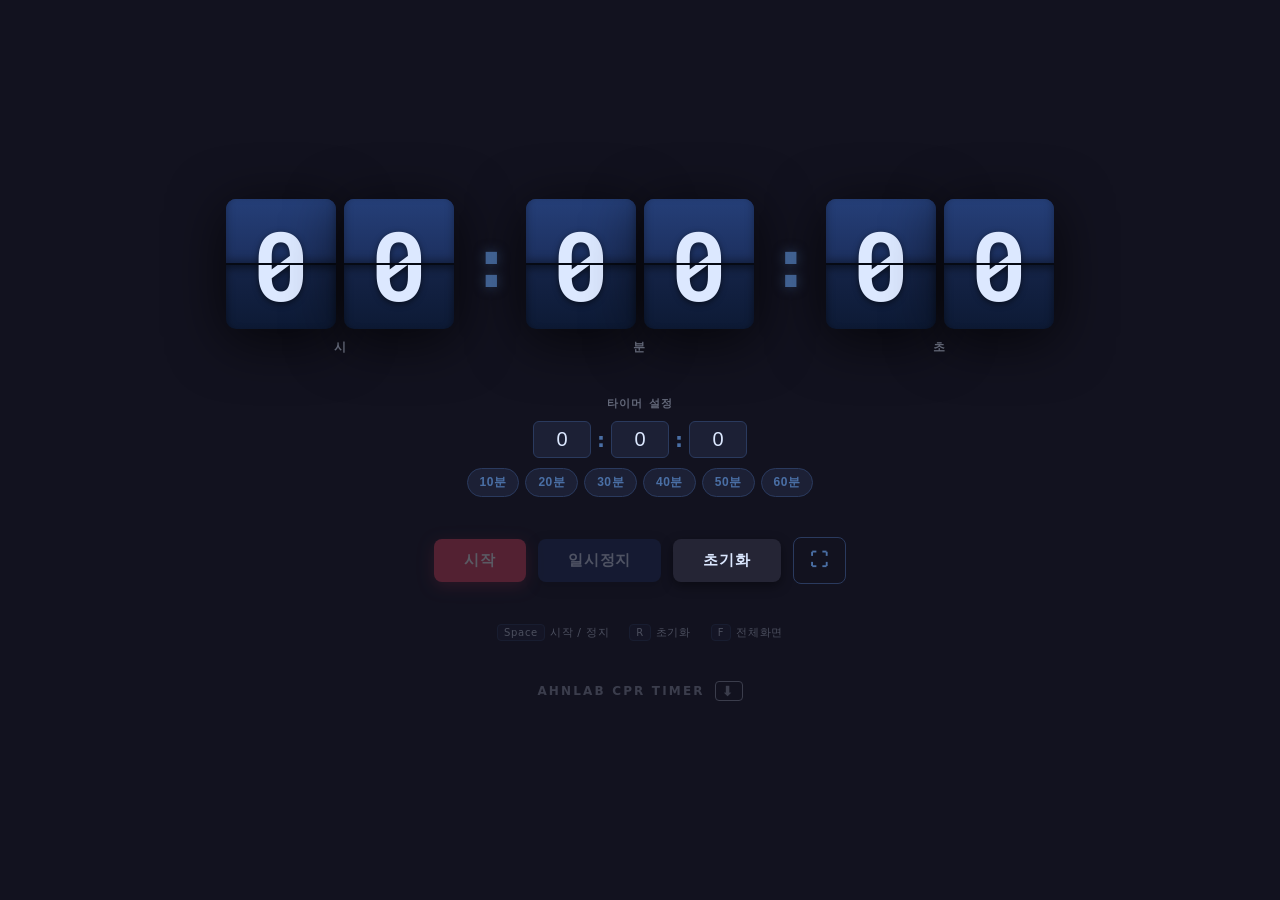
<file: CPR-timer/CPR_Timer.html>
<!DOCTYPE html>
<html lang="ko">
<head>
  <meta charset="UTF-8" />
  <meta name="viewport" content="width=device-width, initial-scale=1.0" />
  <title>Flip Timer</title>
  <style>
@import url('https://fonts.googleapis.com/css2?family=Roboto+Mono:wght@700&display=swap');

/* ===== Reset & Base ===== */
*, *::before, *::after { box-sizing: border-box; margin: 0; padding: 0; }

:root {
  --card-w: 110px; --card-h: 130px; --card-radius: 10px;
  --card-gap: 8px; --font-size: 96px;
  --bg: #12121f; --card-top-bg: #1c2f5e; --card-bot-bg: #152448;
  --fold-color: #060a14; --text-color: #dce8ff;
  --colon-color: #4a6fa5; --highlight: #e94560;
  --overtime-bg: #1a0808; --overtime-text: #ff8080; --overtime-colon: #7a2020;
  --transition-speed: 0.5s;
}

body {
  background-color: var(--bg); color: var(--text-color);
  font-family: 'Segoe UI', system-ui, sans-serif;
  min-height: 100vh; display: flex;
  align-items: center; justify-content: center;
  transition: background-color var(--transition-speed);
}

#app { display: flex; flex-direction: column; align-items: center; gap: 40px; }

/* ===== Clock ===== */
#clock-container { display: flex; align-items: center; gap: 24px; user-select: none; }

.colon {
  font-size: 64px; font-weight: 900; color: var(--colon-color);
  line-height: 1; margin-bottom: 26px; letter-spacing: -2px;
  transition: color var(--transition-speed);
  text-shadow: 0 0 12px rgba(74,111,165,0.5);
}

.unit-group { display: flex; flex-direction: column; align-items: center; gap: 10px; }
.digits { display: flex; gap: var(--card-gap); }

.unit-label {
  font-size: 12px; font-weight: 600; color: var(--text-color);
  opacity: 0.4; letter-spacing: 0.12em; text-transform: uppercase;
  transition: color var(--transition-speed);
}

/* ===== Flip Unit & Card ===== */
.flip-unit { perspective: 600px; perspective-origin: center 45%; }

.card {
  position: relative; width: var(--card-w); height: var(--card-h);
  filter: drop-shadow(0 10px 28px rgba(0,0,0,0.7));
}

.card::after {
  content: ''; position: absolute; left: 0; right: 0;
  top: calc(50% - 1px); height: 2px;
  background: var(--fold-color); z-index: 10; pointer-events: none;
}

.card-top, .card-bottom, .card-flip-top, .card-flip-bottom {
  position: absolute; left: 0; width: 100%; height: 50%;
  overflow: hidden; display: flex; align-items: center; justify-content: center;
  transition: background-color var(--transition-speed);
}

.card-top, .card-flip-top {
  top: 0; align-items: flex-end;
  border-radius: var(--card-radius) var(--card-radius) 0 0;
  background: linear-gradient(to bottom, #253f78, #1c2f5e);
  box-shadow: inset 0 -4px 8px rgba(0,0,0,0.35);
}

.card-bottom, .card-flip-bottom {
  bottom: 0; align-items: flex-start;
  border-radius: 0 0 var(--card-radius) var(--card-radius);
  background: linear-gradient(to bottom, #152448, #0d1a35);
  box-shadow: inset 0 4px 8px rgba(0,0,0,0.5);
}

.card-top span, .card-bottom span, .card-flip-top span, .card-flip-bottom span {
  font-family: 'Roboto Mono', 'Courier New', monospace;
  font-size: var(--font-size); font-weight: 700;
  color: var(--text-color); line-height: 1; display: block;
  text-shadow: 0 2px 6px rgba(0,0,0,0.5);
  transition: color var(--transition-speed);
}

.card-top span, .card-flip-top span   { transform: translateY(50%); }
.card-bottom span, .card-flip-bottom span { transform: translateY(-50%); }

.card-flip-top {
  z-index: 3; transform-origin: bottom center;
  backface-visibility: hidden; -webkit-backface-visibility: hidden;
}
.card-flip-bottom {
  z-index: 2; transform-origin: top center; transform: rotateX(180deg);
  backface-visibility: hidden; -webkit-backface-visibility: hidden;
}
.card-top { z-index: 1; } .card-bottom { z-index: 1; }

.card.flipping .card-flip-top {
  animation: flipTop calc(var(--transition-speed)/2) ease-in forwards;
}
.card.flipping .card-flip-bottom {
  animation: flipBottom calc(var(--transition-speed)/2) ease-out forwards;
  animation-delay: calc(var(--transition-speed)/2);
}

@keyframes flipTop {
  0%   { transform: rotateX(0deg);   box-shadow: inset 0 -4px 8px rgba(0,0,0,0.35); }
  80%  { transform: rotateX(-80deg); box-shadow: inset 0 -4px 28px rgba(0,0,0,0.9); }
  100% { transform: rotateX(-90deg); box-shadow: inset 0 -4px 28px rgba(0,0,0,0.9); }
}
@keyframes flipBottom {
  0%   { transform: rotateX(90deg);  box-shadow: inset 0 4px 28px rgba(0,0,0,0.9); }
  20%  { transform: rotateX(10deg);  box-shadow: inset 0 4px 12px rgba(0,0,0,0.6); }
  100% { transform: rotateX(0deg);   box-shadow: inset 0 4px 8px rgba(0,0,0,0.5); }
}

/* ===== Target Container ===== */
#target-container {
  display: flex; flex-direction: column; align-items: center;
  gap: 10px; transition: opacity 0.3s;
}
#target-container.locked { opacity: 0.45; pointer-events: none; }

.target-header { display: flex; align-items: center; gap: 8px; }

.target-label { font-size: 11px; font-weight: 600; opacity: 0.4; letter-spacing: 0.12em; text-transform: uppercase; }

.target-badge {
  font-size: 10px; font-weight: 700; letter-spacing: 0.08em; text-transform: uppercase;
  color: var(--highlight); background: rgba(233,69,96,0.15);
  border: 1px solid rgba(233,69,96,0.4); border-radius: 4px; padding: 2px 7px;
}
.target-badge.hidden { display: none; }

.target-inputs { display: flex; align-items: center; gap: 6px; font-size: 20px; }
.target-sep { color: var(--colon-color); font-weight: 700; }

.target-inputs input {
  width: 58px; background: #1c2035; border: 1px solid #2a3a5e;
  border-radius: 6px; color: var(--text-color); font-size: 20px;
  text-align: center; padding: 6px 4px; outline: none;
  transition: border-color 0.2s, box-shadow 0.2s; -moz-appearance: textfield;
}
.target-inputs input:focus { border-color: var(--highlight); box-shadow: 0 0 0 3px rgba(233,69,96,0.2); }
.target-inputs input::-webkit-outer-spin-button,
.target-inputs input::-webkit-inner-spin-button { -webkit-appearance: none; }

/* ===== Preset Buttons ===== */
.preset-buttons { display: flex; gap: 6px; flex-wrap: wrap; justify-content: center; }

.btn-preset {
  padding: 5px 12px; font-size: 12px; font-weight: 600;
  background: #1c2035; color: var(--colon-color);
  border: 1px solid #2a3a5e; border-radius: 20px;
  cursor: pointer; letter-spacing: 0.04em;
  transition: background 0.15s, color 0.15s, border-color 0.15s;
}
.btn-preset:hover:not(:disabled) { background: #253050; color: var(--text-color); border-color: var(--colon-color); }
.btn-preset:disabled { opacity: 0.3; cursor: not-allowed; }

/* ===== Controls ===== */
#controls { display: flex; gap: 12px; align-items: center; }

.btn {
  padding: 12px 30px; font-size: 15px; font-weight: 700;
  border: none; border-radius: 8px; cursor: pointer; letter-spacing: 0.06em;
  transition: opacity 0.15s, transform 0.1s, box-shadow 0.15s;
}
.btn:hover:not(:disabled) { opacity: 0.88; }
.btn:active:not(:disabled) { transform: scale(0.95); }
.btn:disabled { opacity: 0.3; cursor: not-allowed; }

.btn-primary  { background: var(--highlight); color: #fff; box-shadow: 0 4px 16px rgba(233,69,96,0.4); }
.btn-secondary { background: #1c2f5e; color: var(--text-color); box-shadow: 0 4px 12px rgba(0,0,0,0.4); }
.btn-danger   { background: #252535; color: var(--text-color); box-shadow: 0 4px 12px rgba(0,0,0,0.4); }
.btn-icon {
  padding: 12px 16px; font-size: 18px; background: transparent;
  color: var(--colon-color); border: 1px solid #2a3a5e; border-radius: 8px;
}
.btn-icon:hover:not(:disabled) { background: #1c2035; opacity: 1; }

/* ===== Paused ===== */
#clock-container.paused { opacity: 0.55; transition: opacity 0.3s; }

#paused-label {
  font-size: 13px; font-weight: 700; letter-spacing: 0.14em;
  color: var(--colon-color); text-transform: uppercase;
  animation: blink 1.2s ease-in-out infinite;
}
#paused-label.hidden { display: none; }

@keyframes blink { 0%,100% { opacity:1; } 50% { opacity:0.2; } }

/* ===== Shortcuts ===== */
#shortcuts { display: flex; gap: 20px; opacity: 0.28; font-size: 11px; letter-spacing: 0.06em; }
#shortcuts span { display: flex; align-items: center; gap: 5px; }
kbd {
  background: #1c2035; border: 1px solid #2a3a5e; border-radius: 4px;
  padding: 2px 6px; font-family: inherit; font-size: 10px; color: var(--text-color);
}

/* ===== Overtime Banner ===== */
#overtime-banner {
  font-size: 17px; font-weight: 700; color: var(--overtime-text);
  letter-spacing: 0.08em; animation: pulse 0.9s ease-in-out infinite;
}
#overtime-banner.hidden { display: none; }

@keyframes pulse { 0%,100% { opacity:1; transform:scale(1); } 50% { opacity:0.5; transform:scale(0.97); } }

/* ===== Overtime State ===== */
body.overtime { background-color: var(--overtime-bg); }
body.overtime .card-top, body.overtime .card-flip-top { background: linear-gradient(to bottom, #6e1818, #5a1010); }
body.overtime .card-bottom, body.overtime .card-flip-bottom { background: linear-gradient(to bottom, #420b0b, #2e0707); }
body.overtime .card-top span, body.overtime .card-bottom span,
body.overtime .card-flip-top span, body.overtime .card-flip-bottom span { color: var(--overtime-text); }
body.overtime .colon { color: var(--overtime-colon); text-shadow: 0 0 12px rgba(122,32,32,0.5); }
body.overtime .unit-label { color: var(--overtime-text); }

/* ===== Brand ===== */
#brand {
  display: flex; align-items: center; gap: 10px;
  font-size: 12px; font-weight: 700; letter-spacing: 0.18em;
  text-transform: uppercase; color: var(--text-color); opacity: 0.2;
  transition: opacity 0.2s;
}
#brand:hover { opacity: 0.5; }
#btn-download {
  color: var(--text-color); text-decoration: none; font-size: 14px; line-height: 1;
  border: 1px solid currentColor; border-radius: 4px; padding: 2px 6px;
  transition: background 0.15s;
}
#btn-download:hover { background: rgba(255,255,255,0.1); }

/* ===== Fullscreen ===== */
:fullscreen {
  --card-w: min(14vw, 160px); --card-h: min(17vw, 192px);
  --font-size: min(12vw, 140px); --card-radius: 12px;
}
:fullscreen body { min-height: 100dvh; justify-content: center; }
:fullscreen #app { gap: 48px; justify-content: center; min-height: 100dvh; }
:fullscreen #clock-container { gap: min(3vw, 36px); }
:fullscreen .digits { gap: min(1vw, 12px); }
:fullscreen .colon { font-size: min(10vw, 110px); margin-bottom: min(3vw, 34px); }
:fullscreen .unit-label { font-size: 16px; opacity: 0.5; }
:fullscreen #target-container { display: none; }
:fullscreen #controls { gap: 16px; }
:fullscreen .btn { padding: 14px 36px; font-size: 16px; }
:fullscreen .btn-icon { padding: 14px 18px; font-size: 20px; }
:fullscreen #overtime-banner { font-size: 28px; letter-spacing: 0.1em; }
:fullscreen #shortcuts { display: none; }
:fullscreen #brand { font-size: 14px; opacity: 0.25; }

/* ===== Responsive ===== */
@media (max-width: 780px) {
  :root { --card-w:80px; --card-h:96px; --font-size:68px; --card-radius:8px; }
  .colon { font-size:52px; margin-bottom:22px; }
  #clock-container { gap:16px; }
}
@media (max-width: 600px) {
  :root { --card-w:58px; --card-h:70px; --font-size:50px; --card-radius:6px; }
  .colon { font-size:36px; margin-bottom:18px; }
  #clock-container { gap:8px; }
  .btn { padding:10px 18px; font-size:13px; }
  .digits { gap:4px; }
}
@media (max-width: 420px) {
  :root { --card-w:44px; --card-h:54px; --font-size:38px; }
  .colon { font-size:28px; margin-bottom:14px; }
  #clock-container { gap:6px; }
}
  </style>
</head>
<body>

  <div id="app">

    <div id="clock-container">

      <div class="unit-group" id="group-hours">
        <div class="digits">
          <div class="flip-unit"><div class="card" id="card-h1">
            <div class="card-top"><span>0</span></div>
            <div class="card-bottom"><span>0</span></div>
            <div class="card-flip-top"><span>0</span></div>
            <div class="card-flip-bottom"><span>0</span></div>
          </div></div>
          <div class="flip-unit"><div class="card" id="card-h2">
            <div class="card-top"><span>0</span></div>
            <div class="card-bottom"><span>0</span></div>
            <div class="card-flip-top"><span>0</span></div>
            <div class="card-flip-bottom"><span>0</span></div>
          </div></div>
        </div>
        <label class="unit-label">시</label>
      </div>

      <div class="colon">:</div>

      <div class="unit-group" id="group-minutes">
        <div class="digits">
          <div class="flip-unit"><div class="card" id="card-m1">
            <div class="card-top"><span>0</span></div>
            <div class="card-bottom"><span>0</span></div>
            <div class="card-flip-top"><span>0</span></div>
            <div class="card-flip-bottom"><span>0</span></div>
          </div></div>
          <div class="flip-unit"><div class="card" id="card-m2">
            <div class="card-top"><span>0</span></div>
            <div class="card-bottom"><span>0</span></div>
            <div class="card-flip-top"><span>0</span></div>
            <div class="card-flip-bottom"><span>0</span></div>
          </div></div>
        </div>
        <label class="unit-label">분</label>
      </div>

      <div class="colon">:</div>

      <div class="unit-group" id="group-seconds">
        <div class="digits">
          <div class="flip-unit"><div class="card" id="card-s1">
            <div class="card-top"><span>0</span></div>
            <div class="card-bottom"><span>0</span></div>
            <div class="card-flip-top"><span>0</span></div>
            <div class="card-flip-bottom"><span>0</span></div>
          </div></div>
          <div class="flip-unit"><div class="card" id="card-s2">
            <div class="card-top"><span>0</span></div>
            <div class="card-bottom"><span>0</span></div>
            <div class="card-flip-top"><span>0</span></div>
            <div class="card-flip-bottom"><span>0</span></div>
          </div></div>
        </div>
        <label class="unit-label">초</label>
      </div>

    </div>

    <div id="target-container">
      <div class="target-header">
        <span class="target-label">타이머 설정</span>
        <span id="target-badge" class="target-badge hidden">설정됨</span>
      </div>
      <div class="target-inputs">
        <input type="number" id="target-hours"   min="0" max="99" value="0" />
        <span class="target-sep">:</span>
        <input type="number" id="target-minutes" min="0" max="59" value="0" />
        <span class="target-sep">:</span>
        <input type="number" id="target-seconds" min="0" max="59" value="0" />
      </div>
      <div class="preset-buttons">
        <button class="btn-preset" data-minutes="10">10분</button>
        <button class="btn-preset" data-minutes="20">20분</button>
        <button class="btn-preset" data-minutes="30">30분</button>
        <button class="btn-preset" data-minutes="40">40분</button>
        <button class="btn-preset" data-minutes="50">50분</button>
        <button class="btn-preset" data-minutes="60">60분</button>
      </div>
    </div>

    <div id="controls">
      <button id="btn-start"  class="btn btn-primary">시작</button>
      <button id="btn-pause"  class="btn btn-secondary" disabled>일시정지</button>
      <button id="btn-reset"  class="btn btn-danger">초기화</button>
      <button id="btn-full"   class="btn btn-icon" title="전체화면 (F)">⛶</button>
    </div>

    <div id="overtime-banner" class="hidden">⏰ 시간 종료!</div>
    <div id="paused-label"    class="hidden">⏸ 일시정지</div>

    <div id="shortcuts">
      <span><kbd>Space</kbd> 시작 / 정지</span>
      <span><kbd>R</kbd> 초기화</span>
      <span><kbd>F</kbd> 전체화면</span>
    </div>

    <div id="brand">
      AhnLab CPR Timer
      <a id="btn-download" href="" download="AhnLab-CPR-Timer.html" title="다운로드">⬇</a>
    </div>

  </div>

  <script>
  /* ── FlipCard ──────────────────────────────────────────── */
  class FlipCard {
    constructor(el) {
      this.el          = el;
      this.top         = el.querySelector('.card-top span');
      this.bottom      = el.querySelector('.card-bottom span');
      this.flipTop     = el.querySelector('.card-flip-top span');
      this.flipBottom  = el.querySelector('.card-flip-bottom span');
      this._current    = 0;
      this._animating  = false;
      this._queued     = null;
    }

    _speed() {
      const raw = getComputedStyle(document.documentElement)
        .getPropertyValue('--transition-speed').trim();
      return parseFloat(raw) * 1000 || 500;
    }

    set(digit) {
      this._current = digit;
      const d = String(digit);
      this.top.textContent = this.bottom.textContent =
      this.flipTop.textContent = this.flipBottom.textContent = d;
      this.el.classList.remove('flipping');
      this._animating = false;
      this._queued    = null;
    }

    flip(next) {
      if (this._animating) { this._queued = next; return; }
      this._runFlip(next);
    }

    _runFlip(next) {
      const current = this._current;
      if (current === next) return;
      this._current   = next;
      this._animating = true;
      const curr = String(current), nxt = String(next);
      const half = this._speed() / 2;

      this.top.textContent        = curr;
      this.bottom.textContent     = nxt;
      this.flipTop.textContent    = curr;
      this.flipBottom.textContent = nxt;
      this.el.classList.add('flipping');

      setTimeout(() => {
        this.top.textContent = this.flipTop.textContent = nxt;
      }, half);

      setTimeout(() => {
        this.el.classList.remove('flipping');
        this._animating = false;
        if (this._queued !== null) {
          const q = this._queued; this._queued = null; this._runFlip(q);
        }
      }, half * 2);
    }
  }

  /* ── Timer ─────────────────────────────────────────────── */
  class Timer {
    constructor(onTick) {
      this._onTick = onTick; this._elapsed = 0;
      this._startAt = null; this._interval = null; this.running = false;
    }
    start() {
      if (this.running) return;
      this.running  = true;
      this._startAt = Date.now() - this._elapsed * 1000;
      this._interval = setInterval(() => {
        this._elapsed = Math.floor((Date.now() - this._startAt) / 1000);
        this._onTick(this._elapsed);
      }, 1000);
    }
    pause() {
      if (!this.running) return;
      this.running = false;
      clearInterval(this._interval); this._interval = null;
    }
    reset() {
      this.pause(); this._elapsed = 0; this._startAt = null;
    }
  }

  /* ── App ───────────────────────────────────────────────── */
  const btnStart = document.getElementById('btn-start');
  const btnPause = document.getElementById('btn-pause');
  const btnReset = document.getElementById('btn-reset');
  const btnFull  = document.getElementById('btn-full');
  const banner   = document.getElementById('overtime-banner');
  const badge    = document.getElementById('target-badge');
  const clockEl  = document.getElementById('clock-container');
  const inH      = document.getElementById('target-hours');
  const inM      = document.getElementById('target-minutes');
  const inS      = document.getElementById('target-seconds');

  const cards = {
    h1: new FlipCard(document.getElementById('card-h1')),
    h2: new FlipCard(document.getElementById('card-h2')),
    m1: new FlipCard(document.getElementById('card-m1')),
    m2: new FlipCard(document.getElementById('card-m2')),
    s1: new FlipCard(document.getElementById('card-s1')),
    s2: new FlipCard(document.getElementById('card-s2')),
  };

  const timer = new Timer(onTick);
  let prevDigits    = { h1:0,h2:0,m1:0,m2:0,s1:0,s2:0 };
  let isOvertime    = false;
  let targetSeconds = 0;
  let wakeLock      = null;

  function beep() {
    try {
      const ctx = new AudioContext(), osc = ctx.createOscillator(), gain = ctx.createGain();
      osc.connect(gain); gain.connect(ctx.destination);
      osc.type = 'sine'; osc.frequency.value = 880;
      gain.gain.setValueAtTime(0.4, ctx.currentTime);
      gain.gain.exponentialRampToValueAtTime(0.001, ctx.currentTime + 0.8);
      osc.start(ctx.currentTime); osc.stop(ctx.currentTime + 0.8);
    } catch(_) {}
  }

  async function acquireWakeLock() {
    if (!('wakeLock' in navigator)) return;
    try { wakeLock = await navigator.wakeLock.request('screen'); } catch(_) {}
  }
  async function releaseWakeLock() {
    try { await wakeLock?.release(); } catch(_) {}
    wakeLock = null;
  }

  document.addEventListener('visibilitychange', () => {
    if (document.visibilityState === 'visible' && timer.running) acquireWakeLock();
  });

  function updateTitle(sec) {
    const hh = String(Math.floor(sec/3600)).padStart(2,'0');
    const mm = String(Math.floor((sec%3600)/60)).padStart(2,'0');
    const ss = String(sec%60).padStart(2,'0');
    document.title = (isOvertime ? '🔴 +' : '⏱ ') + hh+':'+mm+':'+ss+' | Flip Timer';
  }

  function onTick(elapsed) {
    let displaySec;
    if (elapsed <= targetSeconds) {
      displaySec = targetSeconds - elapsed;
      if (elapsed === targetSeconds && !isOvertime) { setOvertime(true); beep(); }
    } else {
      if (!isOvertime) { setOvertime(true); beep(); }
      displaySec = elapsed - targetSeconds;
    }
    updateTitle(displaySec);
    const hh = Math.floor(displaySec/3600);
    const mm = Math.floor((displaySec%3600)/60);
    const ss = displaySec%60;
    const digits = {
      h1:Math.floor(hh/10), h2:hh%10,
      m1:Math.floor(mm/10), m2:mm%10,
      s1:Math.floor(ss/10), s2:ss%10,
    };
    for (const k in digits) if (digits[k] !== prevDigits[k]) cards[k].flip(digits[k]);
    prevDigits = {...digits};
  }

  function setClockTo(seconds) {
    const hh = Math.floor(seconds/3600);
    const mm = Math.floor((seconds%3600)/60);
    const ss = seconds%60;
    const d = { h1:Math.floor(hh/10),h2:hh%10, m1:Math.floor(mm/10),m2:mm%10, s1:Math.floor(ss/10),s2:ss%10 };
    for (const k in d) cards[k].set(d[k]);
    prevDigits = {...d};
  }

  function getTargetSeconds() {
    return (parseInt(inH.value,10)||0)*3600 + (parseInt(inM.value,10)||0)*60 + (parseInt(inS.value,10)||0);
  }

  function clampInput(input, min, max) {
    let v = parseInt(input.value,10);
    if (isNaN(v)||v<min) v=min; if(v>max) v=max; input.value=v; onTargetChange();
  }

  function onTargetChange() {
    const t = getTargetSeconds();
    badge.classList.toggle('hidden', t===0);
    btnStart.disabled = t===0;
    if (!timer.running) setClockTo(t);
  }

  inH.addEventListener('blur',  () => clampInput(inH,0,99));
  inM.addEventListener('blur',  () => clampInput(inM,0,59));
  inS.addEventListener('blur',  () => clampInput(inS,0,59));
  [inH,inM,inS].forEach(el => el.addEventListener('input', onTargetChange));

  document.getElementById('target-container').addEventListener('click', e => {
    const btn = e.target.closest('.btn-preset');
    if (!btn || btn.disabled) return;
    const totalMin = parseInt(btn.dataset.minutes,10);
    inH.value = Math.floor(totalMin/60);
    inM.value = totalMin%60;
    inS.value = 0;
    onTargetChange();
  });

  function setInputsLocked(locked) {
    [inH,inM,inS].forEach(el => { el.disabled = locked; });
    document.querySelectorAll('.btn-preset').forEach(el => { el.disabled = locked; });
    document.getElementById('target-container').classList.toggle('locked', locked);
  }

  function setOvertime(state) {
    isOvertime = state;
    document.body.classList.toggle('overtime', state);
    banner.classList.toggle('hidden', !state);
  }

  function setPaused(paused) {
    clockEl.classList.toggle('paused', paused);
    document.getElementById('paused-label').classList.toggle('hidden', !paused);
  }

  btnStart.disabled = true;

  btnStart.addEventListener('click', () => {
    const t = getTargetSeconds(); if(t===0) return;
    targetSeconds = t; setClockTo(t); setInputsLocked(true);
    acquireWakeLock(); timer.start();
    btnStart.disabled=true; btnPause.disabled=false;
  });

  btnPause.addEventListener('click', () => {
    if (timer.running) {
      timer.pause(); btnPause.textContent='재개'; setPaused(true); releaseWakeLock();
    } else {
      timer.start(); btnPause.textContent='일시정지'; setPaused(false); acquireWakeLock();
    }
  });

  btnReset.addEventListener('click', () => {
    timer.reset();
    btnStart.disabled    = getTargetSeconds()===0;
    btnPause.disabled    = true;
    btnPause.textContent = '일시정지';
    setOvertime(false); setInputsLocked(false); setPaused(false);
    releaseWakeLock(); setClockTo(getTargetSeconds());
    document.title = 'Flip Timer';
  });

  btnFull.addEventListener('click', toggleFullscreen);

  document.addEventListener('keydown', e => {
    if (e.target.tagName==='INPUT') return;
    if (e.code==='Space') {
      e.preventDefault();
      if (!timer.running && !btnStart.disabled) btnStart.click();
      else if (!btnPause.disabled) btnPause.click();
    }
    if (e.key==='f'||e.key==='F') toggleFullscreen();
    if (e.key==='r'||e.key==='R') btnReset.click();
  });

  function toggleFullscreen() {
    if (!document.fullscreenElement) document.documentElement.requestFullscreen().catch(()=>{});
    else document.exitFullscreen().catch(()=>{});
  }

  document.addEventListener('fullscreenchange', () => {
    const isFs = !!document.fullscreenElement;
    btnFull.textContent = isFs ? '✕' : '⛶';
    btnFull.title       = isFs ? '전체화면 종료 (F)' : '전체화면 (F)';
  });

  setClockTo(0);
  </script>
</body>
</html>
</file>
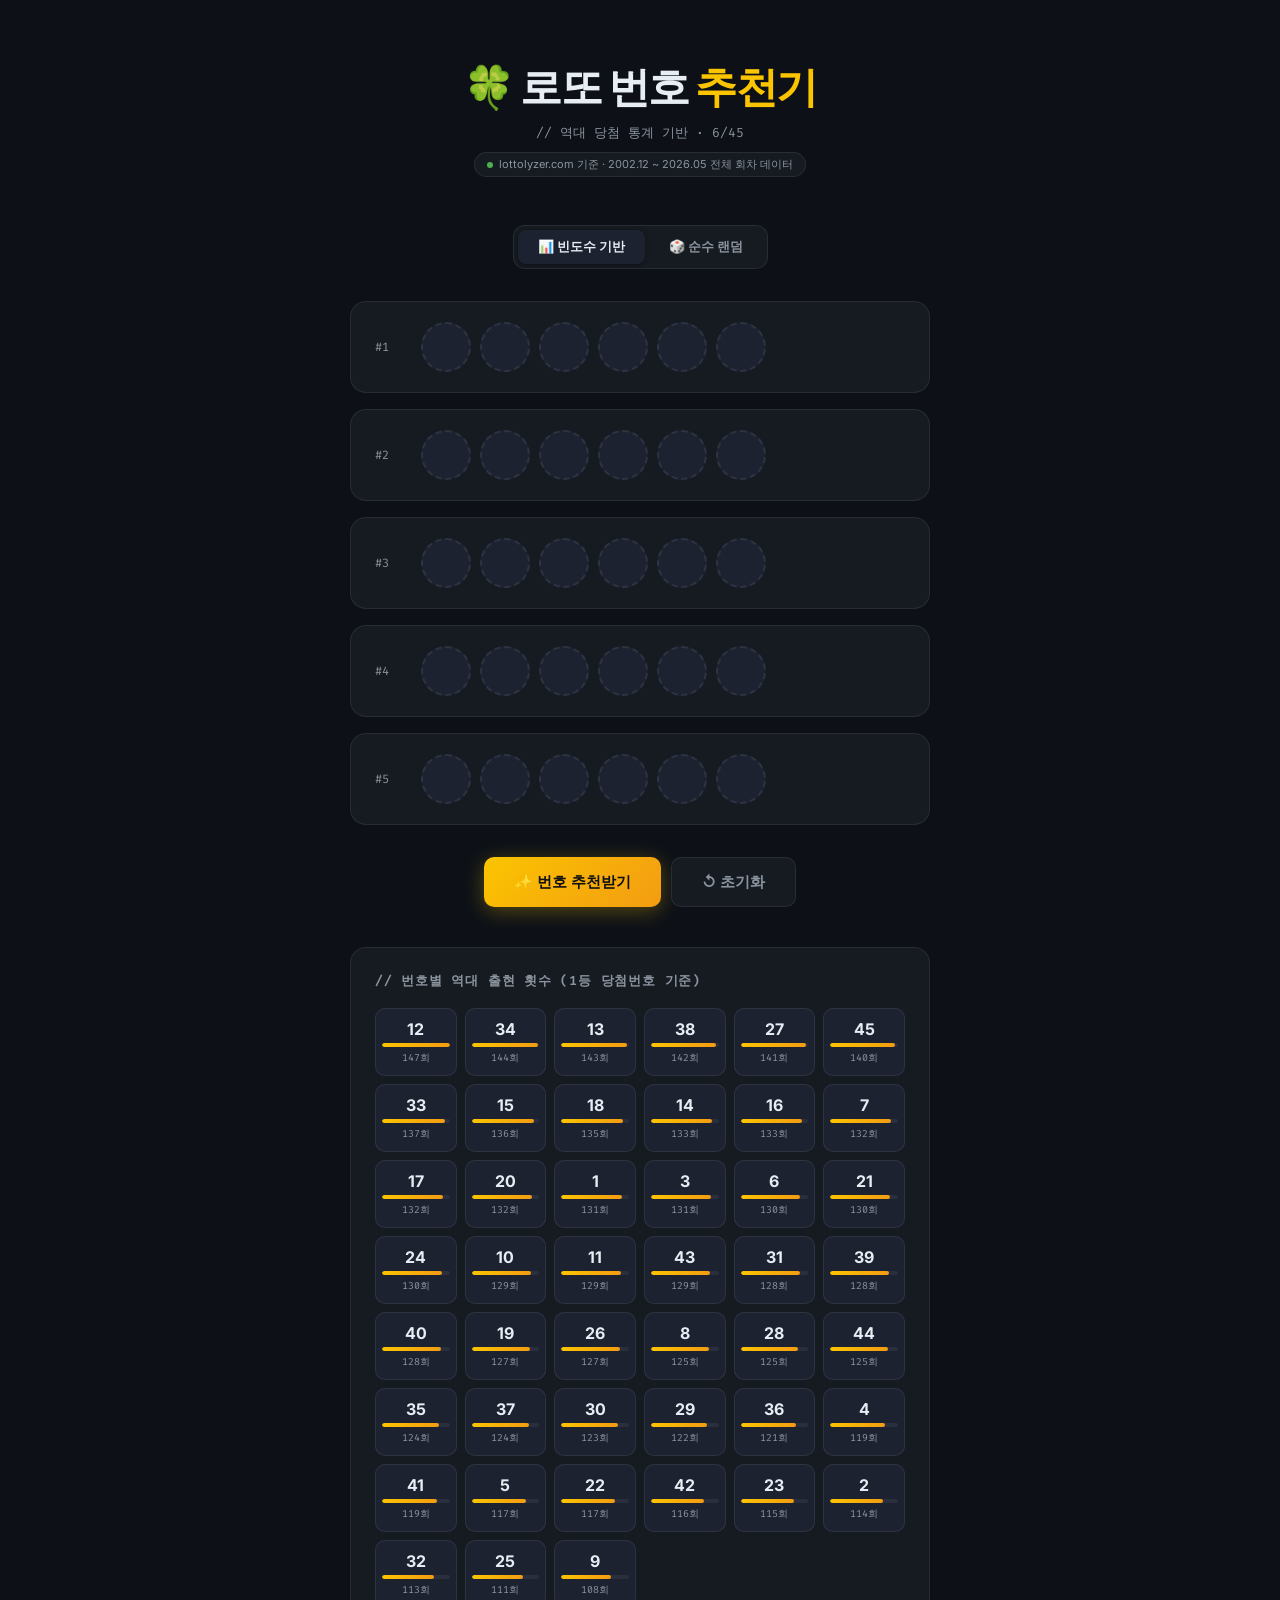
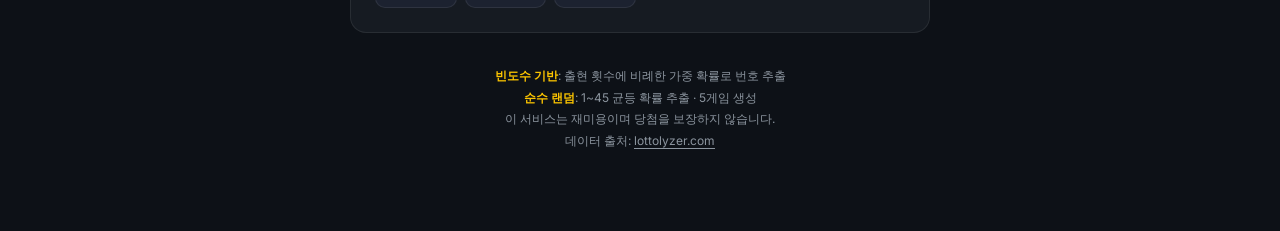
<file: lotto/lotto.html>
<!DOCTYPE html>
<html lang="ko">
<head>
  <meta charset="UTF-8" />
  <meta name="viewport" content="width=device-width, initial-scale=1.0" />
  <title>로또 번호 추천기</title>
  <style>
    @import url('https://fonts.googleapis.com/css2?family=Inter:wght@400;500;600;700;800&family=Fira+Code:wght@400;500&display=swap');

    *, *::before, *::after { box-sizing: border-box; margin: 0; padding: 0; }

    :root {
      --bg:     #0d1117;
      --bg2:    #161b22;
      --bg3:    #1c2230;
      --border: rgba(255,255,255,0.08);
      --text:   #e6edf3;
      --muted:  #8b949e;
      --accent: #fbc400;
    }

    html { scroll-behavior: smooth; }
    ::-webkit-scrollbar { width: 6px; }
    ::-webkit-scrollbar-track { background: var(--bg); }
    ::-webkit-scrollbar-thumb { background: var(--bg3); border-radius: 3px; }

    body {
      background: var(--bg);
      color: var(--text);
      font-family: 'Inter', system-ui, sans-serif;
      min-height: 100vh;
      display: flex;
      flex-direction: column;
      align-items: center;
      padding: 60px 24px 80px;
      gap: 0;
    }

    /* ── Header ── */
    header { text-align: center; margin-bottom: 48px; }

    h1 {
      font-size: clamp(28px, 5vw, 42px);
      font-weight: 800;
      letter-spacing: -1.5px;
      margin-bottom: 8px;
    }

    h1 span { color: var(--accent); }

    .subtitle {
      font-size: 13px;
      color: var(--muted);
      font-family: 'Fira Code', monospace;
    }

    .data-source {
      display: inline-flex; align-items: center; gap: 6px;
      margin-top: 10px;
      font-size: 11px; color: var(--muted);
      background: var(--bg2);
      border: 1px solid var(--border);
      border-radius: 100px;
      padding: 4px 12px;
    }

    .data-source::before {
      content: '';
      width: 6px; height: 6px;
      border-radius: 50%;
      background: #4caf50;
      flex-shrink: 0;
    }

    /* ── Mode Toggle ── */
    .mode-toggle {
      display: flex;
      background: var(--bg2);
      border: 1px solid var(--border);
      border-radius: 12px;
      padding: 4px;
      gap: 4px;
      margin-bottom: 32px;
    }

    .mode-btn {
      cursor: pointer;
      border: none;
      border-radius: 8px;
      padding: 8px 20px;
      font-family: 'Inter', sans-serif;
      font-size: 13px;
      font-weight: 600;
      background: transparent;
      color: var(--muted);
      transition: all 0.2s;
    }

    .mode-btn.active {
      background: var(--bg3);
      color: var(--text);
      box-shadow: 0 1px 4px rgba(0,0,0,0.4);
    }

    /* ── Board ── */
    .board {
      display: flex;
      flex-direction: column;
      gap: 16px;
      width: 100%;
      max-width: 580px;
      margin-bottom: 32px;
    }

    .row {
      background: var(--bg2);
      border: 1px solid var(--border);
      border-radius: 16px;
      padding: 20px 24px;
      display: flex;
      align-items: center;
      gap: 14px;
      transition: border-color 0.3s;
    }

    .row:hover { border-color: rgba(251,196,0,0.2); }

    .row-label {
      font-family: 'Fira Code', monospace;
      font-size: 12px;
      color: var(--muted);
      min-width: 32px;
    }

    .balls { display: flex; gap: 9px; flex-wrap: wrap; }

    /* ── Ball ── */
    .ball {
      width: 50px; height: 50px;
      border-radius: 50%;
      display: flex; align-items: center; justify-content: center;
      font-size: 16px; font-weight: 700;
      color: #fff;
      text-shadow: 0 1px 2px rgba(0,0,0,0.3);
      position: relative;
      opacity: 0;
      transform: scale(0.4) rotate(-20deg);
      transition: opacity 0.35s ease, transform 0.4s cubic-bezier(0.34,1.56,0.64,1);
      box-shadow: inset 0 -3px 6px rgba(0,0,0,0.25), 0 4px 12px rgba(0,0,0,0.4);
      cursor: default;
    }

    .ball::after {
      content: '';
      position: absolute;
      top: 6px; left: 8px;
      width: 14px; height: 9px;
      background: rgba(255,255,255,0.28);
      border-radius: 50%;
      transform: rotate(-30deg);
    }

    .ball.show { opacity: 1; transform: scale(1) rotate(0deg); }

    .ball.y  { background: radial-gradient(circle at 35% 35%, #fdd835, #f9a800); }
    .ball.b  { background: radial-gradient(circle at 35% 35%, #81d4fa, #1976d2); }
    .ball.r  { background: radial-gradient(circle at 35% 35%, #ef9a9a, #e53935); }
    .ball.g  { background: radial-gradient(circle at 35% 35%, #cfd8dc, #78909c); }
    .ball.p  { background: radial-gradient(circle at 35% 35%, #d4e157, #7cb342); }

    .ball-placeholder {
      width: 50px; height: 50px;
      border-radius: 50%;
      background: var(--bg3);
      border: 2px dashed rgba(255,255,255,0.08);
    }

    /* ── Hot badge ── */
    .hot-badge {
      font-size: 9px;
      font-weight: 700;
      color: var(--accent);
      letter-spacing: 0.04em;
      position: absolute;
      bottom: -16px;
      left: 50%;
      transform: translateX(-50%);
      white-space: nowrap;
      opacity: 0;
      transition: opacity 0.3s 0.6s;
    }

    .ball-wrap { position: relative; padding-bottom: 20px; }
    .ball-wrap .hot-badge.visible { opacity: 1; }

    /* ── Buttons ── */
    .btn-wrap {
      display: flex;
      gap: 10px;
      flex-wrap: wrap;
      justify-content: center;
      margin-bottom: 40px;
    }

    button {
      cursor: pointer;
      border: none;
      border-radius: 10px;
      font-family: 'Inter', sans-serif;
      font-weight: 700;
      font-size: 15px;
      padding: 14px 30px;
      transition: transform 0.15s, box-shadow 0.2s, background 0.2s, opacity 0.2s;
    }

    button:active { transform: scale(0.96) !important; }

    .btn-main {
      background: linear-gradient(135deg, #fbc400, #f39c12);
      color: #111;
      box-shadow: 0 4px 20px rgba(251,196,0,0.3);
    }

    .btn-main:hover {
      transform: translateY(-2px);
      box-shadow: 0 8px 28px rgba(251,196,0,0.45);
    }

    .btn-clear {
      background: var(--bg2);
      color: var(--muted);
      border: 1px solid var(--border);
    }

    .btn-clear:hover { color: var(--text); transform: translateY(-2px); }

    /* ── Stats Panel ── */
    #stats-panel {
      width: 100%;
      max-width: 580px;
      background: var(--bg2);
      border: 1px solid var(--border);
      border-radius: 16px;
      padding: 24px;
      margin-bottom: 32px;
    }

    .stats-title {
      font-size: 13px;
      font-weight: 600;
      color: var(--muted);
      letter-spacing: 0.06em;
      text-transform: uppercase;
      margin-bottom: 18px;
      font-family: 'Fira Code', monospace;
    }

    .stats-grid {
      display: grid;
      grid-template-columns: repeat(auto-fill, minmax(80px, 1fr));
      gap: 8px;
    }

    .stat-item {
      display: flex;
      flex-direction: column;
      align-items: center;
      gap: 4px;
      padding: 10px 6px;
      border-radius: 10px;
      border: 1px solid var(--border);
      background: var(--bg3);
      transition: border-color 0.2s, transform 0.2s;
    }

    .stat-item.highlighted {
      border-color: rgba(251,196,0,0.5);
      background: rgba(251,196,0,0.06);
      transform: scale(1.05);
    }

    .stat-num {
      font-size: 16px;
      font-weight: 700;
      color: var(--text);
    }

    .stat-bar-wrap {
      width: 100%;
      height: 4px;
      background: rgba(255,255,255,0.06);
      border-radius: 2px;
      overflow: hidden;
    }

    .stat-bar {
      height: 100%;
      border-radius: 2px;
      background: linear-gradient(90deg, #fbc400, #f39c12);
      transition: width 0.6s ease;
    }

    .stat-count {
      font-size: 10px;
      color: var(--muted);
      font-family: 'Fira Code', monospace;
    }

    /* ── Notice ── */
    .notice {
      font-size: 12px;
      color: var(--muted);
      text-align: center;
      line-height: 1.8;
      max-width: 460px;
    }

    .notice strong { color: var(--accent); }
    .notice a { color: var(--muted); text-underline-offset: 3px; }

    /* ── Mobile ── */
    @media (max-width: 480px) {
      .ball, .ball-placeholder { width: 42px; height: 42px; font-size: 14px; }
      .row { padding: 16px 14px; gap: 10px; }
      .balls { gap: 7px; }
      .ball::after { top: 5px; left: 6px; width: 11px; height: 7px; }
    }
  </style>
</head>
<body>

  <header>
    <h1>🍀 로또 번호 <span>추천기</span></h1>
    <p class="subtitle">// 역대 당첨 통계 기반 · 6/45</p>
    <div class="data-source">
      lottolyzer.com 기준 · 2002.12 ~ 2026.05 전체 회차 데이터
    </div>
  </header>

  <div class="mode-toggle">
    <button class="mode-btn active" id="modeFreq" onclick="setMode('freq')">📊 빈도수 기반</button>
    <button class="mode-btn" id="modeRandom" onclick="setMode('random')">🎲 순수 랜덤</button>
  </div>

  <div class="board" id="board"></div>

  <div class="btn-wrap">
    <button class="btn-main" onclick="generate()">✨ 번호 추천받기</button>
    <button class="btn-clear" onclick="clearAll()">↺ 초기화</button>
  </div>

  <!-- 통계 패널 -->
  <div id="stats-panel">
    <p class="stats-title">// 번호별 역대 출현 횟수 (1등 당첨번호 기준)</p>
    <div class="stats-grid" id="statsGrid"></div>
  </div>

  <p class="notice">
    <strong>빈도수 기반</strong>: 출현 횟수에 비례한 가중 확률로 번호 추출<br>
    <strong>순수 랜덤</strong>: 1~45 균등 확률 추출 · 5게임 생성<br>
    이 서비스는 재미용이며 당첨을 보장하지 않습니다.<br>
    데이터 출처: <a href="https://en.lottolyzer.com/number-frequencies/south-korea/6_slash_45-lotto" target="_blank">lottolyzer.com</a>
  </p>

  <script>
    // ── 역대 출현 횟수 데이터 (lottolyzer.com, 2002.12 ~ 2026.05) ──
    const FREQ = {
       1:131,  2:114,  3:131,  4:119,  5:117,
       6:130,  7:132,  8:125,  9:108, 10:129,
      11:129, 12:147, 13:143, 14:133, 15:136,
      16:133, 17:132, 18:135, 19:127, 20:132,
      21:130, 22:117, 23:115, 24:130, 25:111,
      26:127, 27:141, 28:125, 29:122, 30:123,
      31:128, 32:113, 33:137, 34:144, 35:124,
      36:121, 37:124, 38:142, 39:128, 40:128,
      41:119, 42:116, 43:129, 44:125, 45:140
    };

    const GAMES = 5;
    let currentMode = 'freq';
    let lastPicked = [];

    function ballClass(n) {
      if (n <= 10) return 'y';
      if (n <= 20) return 'b';
      if (n <= 30) return 'r';
      if (n <= 40) return 'g';
      return 'p';
    }

    // 가중 확률 뽑기 (빈도수 기반)
    function pickWeighted() {
      const nums = Object.keys(FREQ).map(Number);
      const weights = nums.map(n => FREQ[n]);
      const total = weights.reduce((a, b) => a + b, 0);

      const picked = new Set();
      while (picked.size < 6) {
        let r = Math.random() * total;
        for (let i = 0; i < nums.length; i++) {
          r -= weights[i];
          if (r <= 0 && !picked.has(nums[i])) {
            picked.add(nums[i]);
            break;
          }
        }
      }
      return [...picked].sort((a, b) => a - b);
    }

    // 순수 랜덤 뽑기
    function pickRandom() {
      const pool = Array.from({ length: 45 }, (_, i) => i + 1);
      for (let i = pool.length - 1; i > 0; i--) {
        const j = Math.floor(Math.random() * (i + 1));
        [pool[i], pool[j]] = [pool[j], pool[i]];
      }
      return pool.slice(0, 6).sort((a, b) => a - b);
    }

    function setMode(mode) {
      currentMode = mode;
      document.getElementById('modeFreq').classList.toggle('active', mode === 'freq');
      document.getElementById('modeRandom').classList.toggle('active', mode === 'random');
      clearAll();
    }

    function generate() {
      const board = document.getElementById('board');
      board.innerHTML = '';
      lastPicked = [];

      for (let g = 0; g < GAMES; g++) {
        const nums = currentMode === 'freq' ? pickWeighted() : pickRandom();
        lastPicked.push(nums);

        const maxFreq = Math.max(...nums.map(n => FREQ[n]));

        const row = document.createElement('div');
        row.className = 'row';

        const ballsHTML = nums.map(n => {
          const isHot = FREQ[n] === maxFreq;
          const rank = getRank(n);
          return `
            <div class="ball-wrap">
              <div class="ball ${ballClass(n)}" title="${n}번: 역대 ${FREQ[n]}회 출현 (${rank}위)">${n}</div>
              ${isHot && currentMode === 'freq' ? '<span class="hot-badge">🔥 HOT</span>' : ''}
            </div>`;
        }).join('');

        row.innerHTML = `
          <span class="row-label">#${g + 1}</span>
          <div class="balls">${ballsHTML}</div>`;

        board.appendChild(row);

        // 순차 등장 애니메이션
        const balls = row.querySelectorAll('.ball');
        balls.forEach((ball, i) => {
          setTimeout(() => ball.classList.add('show'), g * 100 + i * 70);
        });

        // HOT 배지 등장
        if (currentMode === 'freq') {
          const badges = row.querySelectorAll('.hot-badge');
          badges.forEach(b => {
            setTimeout(() => b.classList.add('visible'), g * 100 + 6 * 70 + 200);
          });
        }
      }

      updateStatsHighlight();
    }

    function clearAll() {
      lastPicked = [];
      renderEmpty();
      updateStatsHighlight();
    }

    function renderEmpty() {
      const board = document.getElementById('board');
      board.innerHTML = '';
      for (let g = 0; g < GAMES; g++) {
        const row = document.createElement('div');
        row.className = 'row';
        row.innerHTML = `
          <span class="row-label">#${g + 1}</span>
          <div class="balls">
            ${Array(6).fill('<div class="ball-placeholder"></div>').join('')}
          </div>`;
        board.appendChild(row);
      }
    }

    // 순위 계산
    const SORTED_NUMS = Object.keys(FREQ).map(Number).sort((a, b) => FREQ[b] - FREQ[a]);
    function getRank(n) { return SORTED_NUMS.indexOf(n) + 1; }

    // 통계 패널 렌더링
    function renderStats() {
      const grid = document.getElementById('statsGrid');
      const maxFreq = Math.max(...Object.values(FREQ));

      grid.innerHTML = SORTED_NUMS.map(n => `
        <div class="stat-item" id="stat-${n}">
          <div class="stat-num">${n}</div>
          <div class="stat-bar-wrap">
            <div class="stat-bar" style="width:${(FREQ[n] / maxFreq * 100).toFixed(1)}%"></div>
          </div>
          <div class="stat-count">${FREQ[n]}회</div>
        </div>`).join('');
    }

    function updateStatsHighlight() {
      document.querySelectorAll('.stat-item').forEach(el => el.classList.remove('highlighted'));
      const pickedNums = lastPicked.flat();
      pickedNums.forEach(n => {
        const el = document.getElementById(`stat-${n}`);
        if (el) el.classList.add('highlighted');
      });
    }

    // 초기화
    renderEmpty();
    renderStats();
  </script>

</body>
</html>
</file>
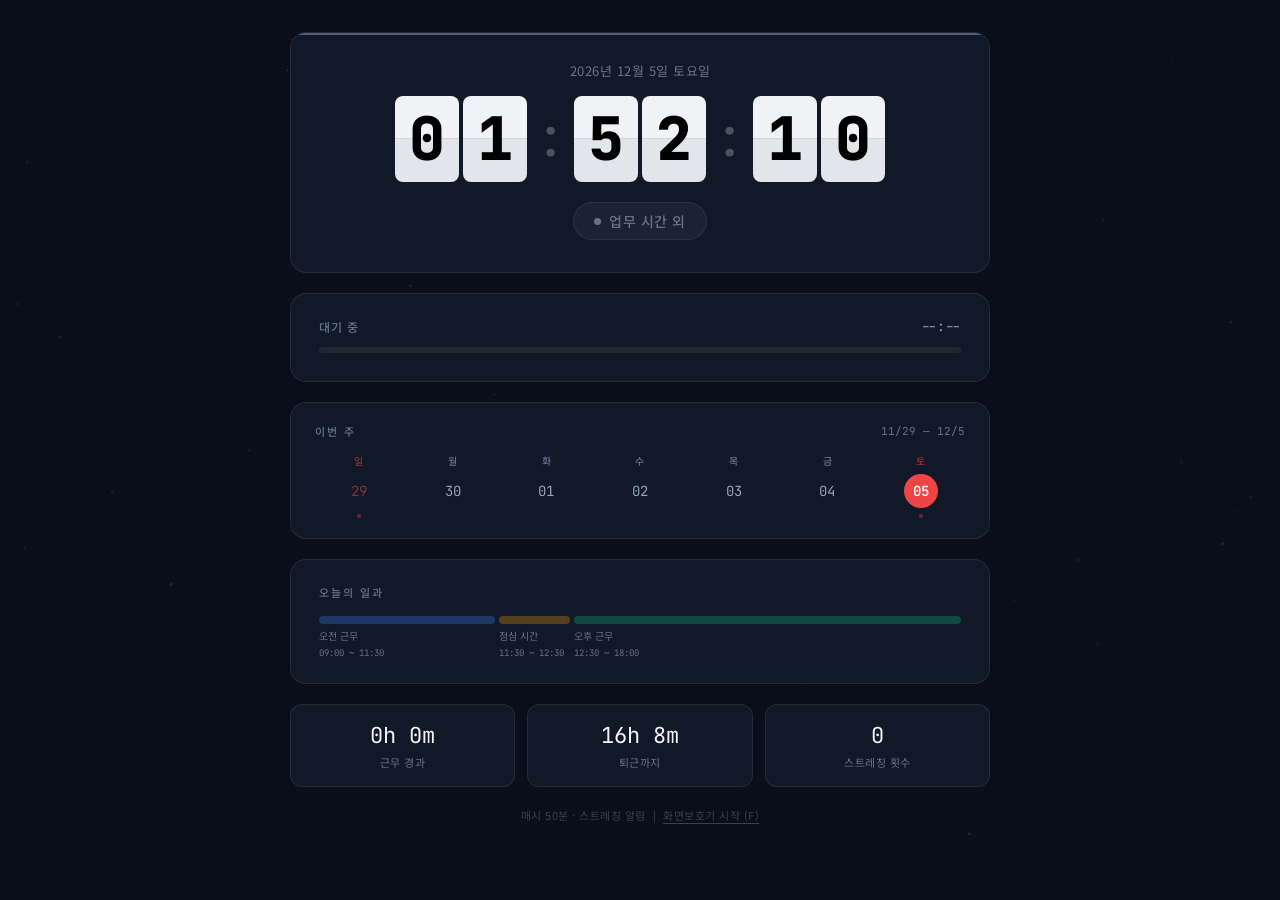
<file: work-timer/work-timer.html>
<!DOCTYPE html>
<html lang="ko">
<head>
<meta charset="UTF-8">
<meta name="viewport" content="width=device-width, initial-scale=1.0">
<title>AhnLab 업무 타이머</title>
<style>
  @import url('https://fonts.googleapis.com/css2?family=Noto+Sans+KR:wght@300;400;500;700&family=JetBrains+Mono:wght@300;400;600;800&display=swap');

  *, *::before, *::after { box-sizing: border-box; margin: 0; padding: 0; }

  :root {
    --bg: #0a0e1a;
    --surface: #111827;
    --surface2: #1a2235;
    --border: rgba(255,255,255,0.08);
    --morning: #3b82f6;
    --morning-glow: rgba(59,130,246,0.15);
    --lunch: #f59e0b;
    --lunch-glow: rgba(245,158,11,0.15);
    --afternoon: #10b981;
    --afternoon-glow: rgba(16,185,129,0.15);
    --stretch: #a855f7;
    --stretch-glow: rgba(168,85,247,0.2);
    --text: #f1f5f9;
    --text-muted: #64748b;
    --text-sub: #94a3b8;
    --radius: 16px;
    --accent: #3b82f6;
    --accent-glow: rgba(59,130,246,0.15);
  }

  body {
    font-family: 'Noto Sans KR', sans-serif;
    background: var(--bg);
    color: var(--text);
    min-height: 100vh;
    display: flex;
    flex-direction: column;
    align-items: center;
    justify-content: flex-start;
    padding: 32px 20px 40px;
    overflow-x: hidden;
  }

  /* 배경 파티클 */
  #bg-canvas {
    position: fixed;
    top: 0; left: 0;
    width: 100%; height: 100%;
    pointer-events: none;
    z-index: 0;
    opacity: 0.4;
  }

  .container {
    position: relative;
    z-index: 1;
    width: 100%;
    max-width: 700px;
    display: flex;
    flex-direction: column;
    gap: 20px;
  }

  /* 헤더 */
  .header {
    text-align: center;
    padding: 8px 0 4px;
  }
  .header-logo {
    font-size: 11px;
    font-weight: 500;
    letter-spacing: 3px;
    color: var(--text-muted);
    text-transform: uppercase;
    margin-bottom: 4px;
  }
  .header-title {
    font-size: 15px;
    font-weight: 300;
    color: var(--text-sub);
    letter-spacing: 1px;
  }

  /* 메인 시계 카드 */
  .clock-card {
    background: var(--surface);
    border: 1px solid var(--border);
    border-radius: var(--radius);
    padding: 36px 40px 32px;
    text-align: center;
    transition: border-color 0.6s ease, box-shadow 0.6s ease;
    position: relative;
    overflow: hidden;
  }
  .clock-card::before {
    content: '';
    position: absolute;
    top: 0; left: 0; right: 0;
    height: 2px;
    background: var(--accent);
    opacity: 0.8;
    transition: background 0.6s ease;
  }
  .clock-card.morning { --accent: var(--morning); border-color: rgba(59,130,246,0.2); box-shadow: 0 0 40px var(--morning-glow); }
  .clock-card.morning::before { background: var(--morning); }
  .clock-card.lunch { --accent: var(--lunch); border-color: rgba(245,158,11,0.2); box-shadow: 0 0 40px var(--lunch-glow); }
  .clock-card.lunch::before { background: var(--lunch); }
  .clock-card.afternoon { --accent: var(--afternoon); border-color: rgba(16,185,129,0.2); box-shadow: 0 0 40px var(--afternoon-glow); }
  .clock-card.afternoon::before { background: var(--afternoon); }
  .clock-card.overtime { --accent: #ef4444; border-color: rgba(239,68,68,0.2); box-shadow: 0 0 40px rgba(239,68,68,0.1); }
  .clock-card.overtime::before { background: #ef4444; }
  .clock-card.off { --accent: var(--text-muted); border-color: var(--border); }

  /* ── 플립 시계 ── */
  .flip-clock {
    display: flex;
    align-items: center;
    justify-content: center;
    gap: 8px;
    margin: 4px 0 0;
  }
  .flip-clock-sm { gap: 4px; }

  .flip-unit { display: flex; gap: 4px; }

  /* 카드 컨테이너 */
  .flip-card {
    position: relative;
    width: 64px;
    height: 86px;
    border-radius: 8px;
    perspective: 400px;
  }
  .flip-clock-sm .flip-card { width: 40px; height: 54px; border-radius: 6px; }

  /* 공통: 패널은 카드와 동일 크기, clip-path로 절반만 노출 */
  .f-top, .f-bot,
  .f-upper-leave, .f-lower-enter {
    position: absolute;
    left: 0; right: 0;
    width: 100%;
    height: 100%;
    display: flex;
    align-items: center;
    justify-content: center;
    overflow: hidden;
    backface-visibility: hidden;
  }

  /* 상단 패널: 위쪽 절반만 보임 */
  .f-top {
    top: 0;
    clip-path: inset(0 0 50% 0);
    background: #f0f2f5;
    border-radius: 8px 8px 0 0;
    z-index: 1;
  }
  /* 하단 패널: 아래쪽 절반만 보임 */
  .f-bot {
    top: 0;
    clip-path: inset(50% 0 0 0);
    background: #e2e6eb;
    border-radius: 0 0 8px 8px;
    z-index: 1;
  }
  .flip-clock-sm .f-top { border-radius: 6px 6px 0 0; }
  .flip-clock-sm .f-bot { border-radius: 0 0 6px 6px; }

  /* 숫자 span */
  .f-top span, .f-bot span,
  .f-upper-leave span, .f-lower-enter span {
    font-family: 'JetBrains Mono', monospace;
    font-size: 60px;
    font-weight: 800;
    line-height: 1;
    color: #000000;
    display: block;
    user-select: none;
    transform: none;
  }
  .flip-clock-sm .f-top span,
  .flip-clock-sm .f-bot span,
  .flip-clock-sm .f-upper-leave span,
  .flip-clock-sm .f-lower-enter span { font-size: 37px; }

  /* 중앙 구분선 */
  .f-divider {
    position: absolute;
    top: 50%; left: 0; right: 0;
    height: 1px;
    background: rgba(0,0,0,0.12);
    z-index: 10;
    pointer-events: none;
    margin-top: -1px;
  }

  /* 카드 그림자 */
  .f-top::after {
    content: '';
    position: absolute;
    bottom: 0; left: 0; right: 0;
    height: 2px;
    background: rgba(0,0,0,0.4);
    z-index: 2;
  }

  /* 애니메이션 오버레이 */
  /* upper-leave: 위 절반 노출, 앞으로 접혀 내려감 */
  .f-upper-leave {
    top: 0;
    clip-path: inset(0 0 50% 0);
    transform-origin: center bottom;
    z-index: 4;
    border-radius: 8px 8px 0 0;
    background: #f0f2f5;
  }
  /* lower-enter: 아래 절반 노출, 뒤에서 펼쳐짐 */
  .f-lower-enter {
    top: 0;
    clip-path: inset(50% 0 0 0);
    transform-origin: center top;
    z-index: 4;
    border-radius: 0 0 8px 8px;
    background: #e2e6eb;
  }
  .flip-clock-sm .f-upper-leave { border-radius: 6px 6px 0 0; }
  .flip-clock-sm .f-lower-enter { border-radius: 0 0 6px 6px; }

  @keyframes foldDown {
    0%   { transform: rotateX(0deg); }
    100% { transform: rotateX(-90deg); }
  }
  @keyframes unfoldDown {
    0%   { transform: rotateX(90deg); }
    100% { transform: rotateX(0deg); }
  }

  /* 세션 무관하게 숫자는 항상 검정 */
  .f-top span, .f-bot span,
  .f-upper-leave span, .f-lower-enter span { color: #000000; }

  /* 세퍼레이터 */
  .flip-sep {
    font-family: 'JetBrains Mono', monospace;
    font-size: 52px;
    font-weight: 300;
    color: rgba(255,255,255,0.25);
    line-height: 1;
    align-self: center;
    margin-bottom: 2px;
    animation: sep-blink 1s step-end infinite;
  }
  .flip-sep-sm {
    font-family: 'JetBrains Mono', monospace;
    font-size: 32px;
    font-weight: 300;
    color: rgba(255,255,255,0.25);
    line-height: 1;
    align-self: center;
    animation: sep-blink 1s step-end infinite;
  }
  @keyframes sep-blink {
    0%, 100% { opacity: 1; }
    50% { opacity: 0.15; }
  }

  .current-date {
    font-size: 13px;
    color: var(--text-muted);
    font-weight: 400;
    letter-spacing: 0.5px;
    margin-bottom: 16px;
  }

  /* 세션 배지 */
  .session-badge {
    display: inline-flex;
    align-items: center;
    gap: 8px;
    padding: 8px 20px;
    border-radius: 100px;
    font-size: 14px;
    font-weight: 500;
    letter-spacing: 0.5px;
    transition: all 0.6s ease;
  }
  .session-badge.morning { background: rgba(59,130,246,0.12); color: #93c5fd; border: 1px solid rgba(59,130,246,0.3); }
  .session-badge.lunch { background: rgba(245,158,11,0.12); color: #fcd34d; border: 1px solid rgba(245,158,11,0.3); }
  .session-badge.afternoon { background: rgba(16,185,129,0.12); color: #6ee7b7; border: 1px solid rgba(16,185,129,0.3); }
  .session-badge.overtime { background: rgba(239,68,68,0.12); color: #fca5a5; border: 1px solid rgba(239,68,68,0.3); }
  .session-badge.off { background: rgba(100,116,139,0.12); color: var(--text-muted); border: 1px solid rgba(100,116,139,0.2); }

  .badge-dot {
    width: 7px; height: 7px;
    border-radius: 50%;
    animation: pulse-dot 2s infinite;
  }
  .session-badge.morning .badge-dot { background: #3b82f6; }
  .session-badge.lunch .badge-dot { background: #f59e0b; }
  .session-badge.afternoon .badge-dot { background: #10b981; }
  .session-badge.overtime .badge-dot { background: #ef4444; }
  .session-badge.off .badge-dot { background: var(--text-muted); animation: none; }

  @keyframes pulse-dot {
    0%, 100% { opacity: 1; transform: scale(1); }
    50% { opacity: 0.5; transform: scale(1.3); }
  }


  /* 진행률 바 */
  .progress-section {
    background: var(--surface);
    border: 1px solid var(--border);
    border-radius: var(--radius);
    padding: 24px 28px;
  }
  .progress-label {
    display: flex;
    justify-content: space-between;
    align-items: center;
    margin-bottom: 12px;
  }
  .progress-label-text {
    font-size: 12px;
    font-weight: 500;
    color: var(--text-muted);
    letter-spacing: 1px;
    text-transform: uppercase;
  }
  .progress-remain {
    font-family: 'JetBrains Mono', monospace;
    font-size: 13px;
    color: var(--text-sub);
    font-weight: 400;
  }
  .progress-track {
    height: 6px;
    background: rgba(255,255,255,0.06);
    border-radius: 100px;
    overflow: hidden;
    margin-bottom: 4px;
  }
  .progress-fill {
    height: 100%;
    border-radius: 100px;
    transition: width 1s linear, background 0.6s ease;
    position: relative;
  }
  .progress-fill::after {
    content: '';
    position: absolute;
    right: 0; top: 0;
    width: 20px; height: 100%;
    background: linear-gradient(to right, transparent, rgba(255,255,255,0.4));
    border-radius: 100px;
  }
  .progress-fill.morning { background: linear-gradient(90deg, #1d4ed8, #3b82f6); }
  .progress-fill.lunch { background: linear-gradient(90deg, #b45309, #f59e0b); }
  .progress-fill.afternoon { background: linear-gradient(90deg, #065f46, #10b981); }
  .progress-fill.overtime { background: linear-gradient(90deg, #991b1b, #ef4444); }
  .progress-fill.off { background: rgba(100,116,139,0.3); }

  /* 일과 타임라인 */
  .timeline-section {
    background: var(--surface);
    border: 1px solid var(--border);
    border-radius: var(--radius);
    padding: 24px 28px;
  }
  .section-title {
    font-size: 11px;
    font-weight: 500;
    color: var(--text-muted);
    letter-spacing: 2px;
    text-transform: uppercase;
    margin-bottom: 16px;
  }
  .timeline {
    display: flex;
    gap: 4px;
    align-items: stretch;
  }
  .timeline-block {
    display: flex;
    flex-direction: column;
    gap: 4px;
    position: relative;
  }
  .tl-bar {
    height: 8px;
    border-radius: 100px;
    position: relative;
    overflow: hidden;
  }
  .tl-bar::after {
    content: '';
    position: absolute;
    top: 0; left: -100%;
    width: 100%; height: 100%;
    background: linear-gradient(90deg, transparent, rgba(255,255,255,0.3), transparent);
  }
  .tl-bar.active::after { animation: shimmer 2s infinite; }
  @keyframes shimmer {
    0% { left: -100%; }
    100% { left: 100%; }
  }
  .tl-bar.morning-bar { background: rgba(59,130,246,0.3); }
  .tl-bar.morning-bar.active, .tl-bar.morning-bar.done { background: #3b82f6; }
  .tl-bar.lunch-bar { background: rgba(245,158,11,0.3); }
  .tl-bar.lunch-bar.active, .tl-bar.lunch-bar.done { background: #f59e0b; }
  .tl-bar.afternoon-bar { background: rgba(16,185,129,0.3); }
  .tl-bar.afternoon-bar.active, .tl-bar.afternoon-bar.done { background: #10b981; }

  .tl-label {
    font-size: 10px;
    color: var(--text-muted);
    white-space: nowrap;
  }
  .tl-time {
    font-family: 'JetBrains Mono', monospace;
    font-size: 9px;
    color: var(--text-muted);
  }

  /* 스트레칭 오버레이 */
  .stretch-overlay {
    position: fixed;
    inset: 0;
    z-index: 100;
    display: flex;
    align-items: center;
    justify-content: center;
    background: rgba(10,14,26,0.92);
    backdrop-filter: blur(12px);
    opacity: 0;
    pointer-events: none;
    transition: opacity 0.5s ease;
  }
  .stretch-overlay.visible {
    opacity: 1;
    pointer-events: all;
  }
  .stretch-card {
    background: var(--surface);
    border: 1px solid rgba(168,85,247,0.3);
    border-radius: 24px;
    padding: 48px 56px;
    text-align: center;
    max-width: 460px;
    width: 90%;
    box-shadow: 0 0 80px rgba(168,85,247,0.2);
    animation: stretch-in 0.5s cubic-bezier(0.34, 1.56, 0.64, 1) forwards;
    transform: scale(0.8);
  }
  @keyframes stretch-in {
    to { transform: scale(1); }
  }
  .stretch-icon-wrap {
    width: 80px; height: 80px;
    border-radius: 50%;
    background: rgba(168,85,247,0.12);
    border: 1px solid rgba(168,85,247,0.3);
    display: flex;
    align-items: center;
    justify-content: center;
    margin: 0 auto 24px;
    font-size: 36px;
    animation: float 3s ease-in-out infinite;
  }
  @keyframes float {
    0%, 100% { transform: translateY(0); }
    50% { transform: translateY(-8px); }
  }
  .stretch-title {
    font-size: 24px;
    font-weight: 500;
    color: #d8b4fe;
    margin-bottom: 10px;
    letter-spacing: -0.5px;
  }
  .stretch-subtitle {
    font-size: 14px;
    color: var(--text-muted);
    line-height: 1.6;
    margin-bottom: 32px;
  }
  .stretch-timer {
    font-family: 'JetBrains Mono', monospace;
    font-size: 48px;
    font-weight: 300;
    color: #a855f7;
    line-height: 1;
    margin-bottom: 8px;
    transition: opacity 0.3s;
  }
  .stretch-timer-label {
    font-size: 11px;
    color: var(--text-muted);
    letter-spacing: 1.5px;
    text-transform: uppercase;
    margin-bottom: 28px;
  }
  .stretch-btn {
    background: rgba(168,85,247,0.15);
    border: 1px solid rgba(168,85,247,0.35);
    color: #d8b4fe;
    font-family: 'Noto Sans KR', sans-serif;
    font-size: 13px;
    font-weight: 500;
    padding: 10px 28px;
    border-radius: 100px;
    cursor: pointer;
    letter-spacing: 0.5px;
    transition: all 0.2s;
  }
  .stretch-btn:hover { background: rgba(168,85,247,0.25); transform: translateY(-1px); }

  /* 주간 달력 */
  .week-calendar {
    background: var(--surface);
    border: 1px solid var(--border);
    border-radius: var(--radius);
    padding: 20px 24px;
  }
  .week-header {
    display: flex;
    justify-content: space-between;
    align-items: center;
    margin-bottom: 14px;
  }
  .week-title {
    font-size: 11px;
    font-weight: 500;
    color: var(--text-muted);
    letter-spacing: 2px;
    text-transform: uppercase;
  }
  .week-range {
    font-family: 'JetBrains Mono', monospace;
    font-size: 11px;
    color: var(--text-muted);
  }
  .week-grid {
    display: grid;
    grid-template-columns: repeat(7, 1fr);
    gap: 6px;
  }
  .week-day {
    display: flex;
    flex-direction: column;
    align-items: center;
    gap: 6px;
  }
  .week-day-name {
    font-size: 10px;
    font-weight: 500;
    color: var(--text-muted);
    letter-spacing: 0.5px;
    text-transform: uppercase;
  }
  .week-day-num {
    width: 34px;
    height: 34px;
    border-radius: 50%;
    display: flex;
    align-items: center;
    justify-content: center;
    font-family: 'JetBrains Mono', monospace;
    font-size: 14px;
    font-weight: 400;
    color: var(--text-sub);
    transition: all 0.3s ease;
  }
  .week-day.today .week-day-name { color: var(--text); }
  .week-day.today .week-day-num {
    background: var(--accent);
    color: #fff;
    font-weight: 600;
  }
  .clock-card.morning  ~ * .week-day.today .week-day-num,
  .week-day.today .week-day-num { background: #3b82f6; }
  .week-day.weekend .week-day-name,
  .week-day.weekend .week-day-num { color: rgba(239,68,68,0.55); }
  .week-day.today.weekend .week-day-num { background: #ef4444; color: #fff; }
  .week-day-dot {
    width: 4px; height: 4px;
    border-radius: 50%;
    background: transparent;
  }
  .week-day.today .week-day-dot { background: #3b82f6; }
  .week-day.weekend .week-day-dot { background: rgba(239,68,68,0.4); }

  /* 하단 통계 */
  .stats-row {
    display: grid;
    grid-template-columns: repeat(3, 1fr);
    gap: 12px;
  }
  .stat-card {
    background: var(--surface);
    border: 1px solid var(--border);
    border-radius: 12px;
    padding: 16px 20px;
    text-align: center;
  }
  .stat-value {
    font-family: 'JetBrains Mono', monospace;
    font-size: 22px;
    font-weight: 400;
    color: var(--text);
    margin-bottom: 4px;
  }
  .stat-label {
    font-size: 11px;
    color: var(--text-muted);
    letter-spacing: 0.5px;
  }

  .footer-note {
    text-align: center;
    font-size: 11px;
    color: var(--text-muted);
    opacity: 0.5;
    letter-spacing: 0.5px;
  }

  /* clock-card 패딩 조정 */
  .clock-card { padding: 28px 40px 32px; }

  /* ── 화면보호기 모드 ── */
  #ss-overlay {
    position: fixed;
    inset: 0;
    z-index: 200;
    background: var(--bg);
    display: flex;
    flex-direction: column;
    align-items: center;
    justify-content: center;
    gap: 28px;
    opacity: 0;
    pointer-events: none;
    transition: opacity 0.8s ease;
  }
  #ss-overlay.active {
    opacity: 1;
    pointer-events: all;
    cursor: none;
  }

  /* 화면보호기 내부 시계 — 크게 */
  .ss-clock-wrap {
    display: flex;
    flex-direction: column;
    align-items: center;
    gap: 20px;
  }
  .ss-flip-clock {
    display: flex;
    align-items: center;
    gap: 10px;
    perspective: 600px;
  }
  .ss-flip-unit { display: flex; gap: 5px; }

  .ss-flip-card {
    position: relative;
    width: 100px;
    height: 132px;
    border-radius: 12px;
    perspective: 500px;
  }
  .ss-f-top {
    position: absolute; top: 0; left: 0; right: 0; width: 100%; height: 100%;
    clip-path: inset(0 0 50% 0);
    background: #f0f2f5;
    border-radius: 12px 12px 0 0;
    display: flex; align-items: center; justify-content: center;
    overflow: hidden; backface-visibility: hidden; z-index: 1;
  }
  .ss-f-bot {
    position: absolute; top: 0; left: 0; right: 0; width: 100%; height: 100%;
    clip-path: inset(50% 0 0 0);
    background: #e2e6eb;
    border-radius: 0 0 12px 12px;
    display: flex; align-items: center; justify-content: center;
    overflow: hidden; backface-visibility: hidden; z-index: 1;
  }
  .ss-f-top span, .ss-f-bot span {
    font-family: 'JetBrains Mono', monospace;
    font-size: 96px;
    font-weight: 800;
    line-height: 1;
    color: #000;
    display: block;
    user-select: none;
  }
  .ss-f-divider {
    position: absolute; top: 50%; left: 0; right: 0;
    height: 1px; background: rgba(0,0,0,0.12);
    z-index: 10; margin-top: -1px;
  }
  .ss-upper-leave, .ss-lower-enter {
    position: absolute; top: 0; left: 0; right: 0; width: 100%; height: 100%;
    display: flex; align-items: center; justify-content: center;
    overflow: hidden; backface-visibility: hidden; z-index: 4;
  }
  .ss-upper-leave {
    clip-path: inset(0 0 50% 0);
    transform-origin: center bottom;
    border-radius: 12px 12px 0 0;
    background: #f0f2f5;
  }
  .ss-lower-enter {
    clip-path: inset(50% 0 0 0);
    transform-origin: center top;
    border-radius: 0 0 12px 12px;
    background: #e2e6eb;
  }
  .ss-upper-leave span, .ss-lower-enter span {
    font-family: 'JetBrains Mono', monospace;
    font-size: 96px; font-weight: 800; line-height: 1;
    color: #000; display: block; user-select: none;
  }
  .ss-sep {
    font-family: 'JetBrains Mono', monospace;
    font-size: 80px; font-weight: 300;
    color: rgba(255,255,255,0.3);
    align-self: center; margin-bottom: 4px;
    animation: sep-blink 1s step-end infinite;
  }
  .ss-date {
    font-size: 15px; font-weight: 400;
    color: var(--text-muted); letter-spacing: 1px;
  }
  .ss-session-badge {
    display: inline-flex; align-items: center; gap: 8px;
    padding: 8px 22px; border-radius: 100px;
    font-size: 14px; font-weight: 500; letter-spacing: 0.5px;
    transition: all 0.6s ease;
  }
  .ss-session-badge.morning  { background: rgba(59,130,246,0.12); color: #93c5fd; border: 1px solid rgba(59,130,246,0.3); }
  .ss-session-badge.lunch    { background: rgba(245,158,11,0.12);  color: #fcd34d; border: 1px solid rgba(245,158,11,0.3); }
  .ss-session-badge.afternoon{ background: rgba(16,185,129,0.12);  color: #6ee7b7; border: 1px solid rgba(16,185,129,0.3); }
  .ss-session-badge.overtime { background: rgba(239,68,68,0.12);   color: #fca5a5; border: 1px solid rgba(239,68,68,0.3); }
  .ss-session-badge.off      { background: rgba(100,116,139,0.12); color: var(--text-muted); border: 1px solid rgba(100,116,139,0.2); }
  .ss-dot {
    width: 7px; height: 7px; border-radius: 50%;
    animation: pulse-dot 2s infinite;
  }
  .ss-session-badge.morning  .ss-dot { background: #3b82f6; }
  .ss-session-badge.lunch    .ss-dot { background: #f59e0b; }
  .ss-session-badge.afternoon.ss-dot { background: #10b981; }
  .ss-session-badge.overtime .ss-dot { background: #ef4444; }
  .ss-session-badge.off      .ss-dot { background: var(--text-muted); animation: none; }

  #ss-hint-text {
    font-size: 11px; color: rgba(255,255,255,0.15);
    letter-spacing: 1.5px; text-transform: uppercase;
    position: fixed; bottom: 24px; left: 50%; transform: translateX(-50%);
  }
</style>
</head>
<body>

<canvas id="bg-canvas"></canvas>

<div class="container">


  <!-- 메인 시계 -->
  <div class="clock-card" id="clockCard">
    <div class="current-date" id="currentDate"></div>

    <!-- 플립 시계: 현재 시각 -->
    <div class="flip-clock" id="mainClock">
      <div class="flip-unit" id="flip-hh">
        <div class="flip-card">
          <div class="f-top"><span>0</span></div>
          <div class="f-bot"><span>0</span></div>
          <div class="f-divider"></div>
        </div>
        <div class="flip-card">
          <div class="f-top"><span>0</span></div>
          <div class="f-bot"><span>0</span></div>
          <div class="f-divider"></div>
        </div>
      </div>
      <div class="flip-sep">:</div>
      <div class="flip-unit" id="flip-mm">
        <div class="flip-card">
          <div class="f-top"><span>0</span></div>
          <div class="f-bot"><span>0</span></div>
          <div class="f-divider"></div>
        </div>
        <div class="flip-card">
          <div class="f-top"><span>0</span></div>
          <div class="f-bot"><span>0</span></div>
          <div class="f-divider"></div>
        </div>
      </div>
      <div class="flip-sep">:</div>
      <div class="flip-unit" id="flip-ss">
        <div class="flip-card">
          <div class="f-top"><span>0</span></div>
          <div class="f-bot"><span>0</span></div>
          <div class="f-divider"></div>
        </div>
        <div class="flip-card">
          <div class="f-top"><span>0</span></div>
          <div class="f-bot"><span>0</span></div>
          <div class="f-divider"></div>
        </div>
      </div>
    </div>

    <div class="session-badge off" id="sessionBadge" style="margin-top:20px;">
      <span class="badge-dot"></span>
      <span id="sessionText">업무 시간 외</span>
    </div>


  </div>

  <!-- 진행률 -->
  <div class="progress-section">
    <div class="progress-label">
      <span class="progress-label-text" id="progressLabel">현재 세션 진행률</span>
      <span class="progress-remain" id="progressRemain">--:--</span>
    </div>
    <div class="progress-track">
      <div class="progress-fill off" id="progressFill" style="width: 0%"></div>
    </div>
  </div>

  <!-- 주간 달력 -->
  <div class="week-calendar">
    <div class="week-header">
      <span class="week-title">이번 주</span>
      <span class="week-range" id="weekRange"></span>
    </div>
    <div class="week-grid" id="weekGrid"></div>
  </div>

  <!-- 타임라인 -->
  <div class="timeline-section">
    <div class="section-title">오늘의 일과</div>
    <div class="timeline" id="timeline"></div>
  </div>

  <!-- 통계 -->
  <div class="stats-row">
    <div class="stat-card">
      <div class="stat-value" id="statWorked">0h 0m</div>
      <div class="stat-label">근무 경과</div>
    </div>
    <div class="stat-card">
      <div class="stat-value" id="statRemain">—</div>
      <div class="stat-label">퇴근까지</div>
    </div>
    <div class="stat-card">
      <div class="stat-value" id="statStretch">0</div>
      <div class="stat-label">스트레칭 횟수</div>
    </div>
  </div>

  <div class="footer-note">
    매시 50분 · 스트레칭 알림 &nbsp;|&nbsp;
    <span id="ss-btn" onclick="enterScreensaver()" style="cursor:pointer; text-decoration:underline; text-underline-offset:3px;">화면보호기 시작 (F)</span>
  </div>
</div>

<!-- 화면보호기 오버레이 -->
<div id="ss-overlay">
  <div class="ss-clock-wrap">
    <div class="ss-flip-clock">
      <div class="ss-flip-unit" id="ss-hh">
        <div class="ss-flip-card">
          <div class="ss-f-top"><span>0</span></div>
          <div class="ss-f-bot"><span>0</span></div>
          <div class="ss-f-divider"></div>
        </div>
        <div class="ss-flip-card">
          <div class="ss-f-top"><span>0</span></div>
          <div class="ss-f-bot"><span>0</span></div>
          <div class="ss-f-divider"></div>
        </div>
      </div>
      <div class="ss-sep">:</div>
      <div class="ss-flip-unit" id="ss-mm">
        <div class="ss-flip-card">
          <div class="ss-f-top"><span>0</span></div>
          <div class="ss-f-bot"><span>0</span></div>
          <div class="ss-f-divider"></div>
        </div>
        <div class="ss-flip-card">
          <div class="ss-f-top"><span>0</span></div>
          <div class="ss-f-bot"><span>0</span></div>
          <div class="ss-f-divider"></div>
        </div>
      </div>
      <div class="ss-sep">:</div>
      <div class="ss-flip-unit" id="ss-ss">
        <div class="ss-flip-card">
          <div class="ss-f-top"><span>0</span></div>
          <div class="ss-f-bot"><span>0</span></div>
          <div class="ss-f-divider"></div>
        </div>
        <div class="ss-flip-card">
          <div class="ss-f-top"><span>0</span></div>
          <div class="ss-f-bot"><span>0</span></div>
          <div class="ss-f-divider"></div>
        </div>
      </div>
    </div>
    <div class="ss-date" id="ss-date"></div>
    <div class="ss-session-badge off" id="ss-badge">
      <span class="ss-dot"></span>
      <span id="ss-badge-text">업무 시간 외</span>
    </div>
  </div>
  <div id="ss-hint-text">아무 키나 누르면 해제됩니다</div>
</div>
<!-- 스트레칭 오버레이 -->
<div class="stretch-overlay" id="stretchOverlay">
  <div class="stretch-card">
    <div class="stretch-icon-wrap">🧘</div>
    <div class="stretch-title">잠깐, 스트레칭 합시다!</div>
    <div class="stretch-subtitle">
      장시간 앉아있으면 집중력과 건강이 모두 저하됩니다.<br>
      잠시 몸을 움직여 컨디션을 회복하세요.
    </div>
    <div class="stretch-timer" id="stretchCountdown">60</div>
    <div class="stretch-timer-label">초 후 자동 닫힘</div>
    <button class="stretch-btn" onclick="closeStretch()">완료했어요 ✓</button>
  </div>
</div>

<script>
const SCHEDULE = [
  { id: 'morning',   label: '오전 근무',  start: [9,0],  end: [11,30], color: 'morning'   },
  { id: 'lunch',     label: '점심 시간',  start: [11,30],end: [12,30], color: 'lunch'     },
  { id: 'afternoon', label: '오후 근무',  start: [12,30],end: [18,0],  color: 'afternoon' },
];

const DAYS = ['일요일','월요일','화요일','수요일','목요일','금요일','토요일'];

let stretchCount = 0;
let stretchShownHour = -1;
let stretchTimer = null;
let stretchRemain = 0;
let bgCanvas, bgCtx, particles = [];

function toMin(h,m) { return h*60+m; }

function getSession(h, m) {
  const now = toMin(h, m);
  for (const s of SCHEDULE) {
    const st = toMin(...s.start), en = toMin(...s.end);
    if (now >= st && now < en) return { ...s, progress: (now-st)/(en-st), elapsed: now-st, total: en-st };
  }
  return null;
}

function pad(n) { return String(n).padStart(2,'0'); }

function buildCalendar() {
  const DAY_NAMES = ['일', '월', '화', '수', '목', '금', '토'];
  const now = new Date();
  const todayDate = now.getDate();
  const todayDay = now.getDay(); // 0=일 ~ 6=토

  // 이번 주 월요일 기준 (일요일 시작)
  const weekStart = new Date(now);
  weekStart.setDate(now.getDate() - todayDay); // 일요일로

  const grid = document.getElementById('weekGrid');
  const range = document.getElementById('weekRange');

  const weekEnd = new Date(weekStart);
  weekEnd.setDate(weekStart.getDate() + 6);

  const fmt = d => `${d.getMonth()+1}/${d.getDate()}`;
  range.textContent = `${fmt(weekStart)} — ${fmt(weekEnd)}`;

  grid.innerHTML = '';
  for (let i = 0; i < 7; i++) {
    const d = new Date(weekStart);
    d.setDate(weekStart.getDate() + i);
    const dayNum = d.getDate();
    const isToday = dayNum === todayDate && d.getMonth() === now.getMonth();
    const isWeekend = i === 0 || i === 6;

    const cell = document.createElement('div');
    cell.className = 'week-day' + (isToday ? ' today' : '') + (isWeekend ? ' weekend' : '');
    cell.innerHTML = `
      <span class="week-day-name">${DAY_NAMES[i]}</span>
      <div class="week-day-num">${String(dayNum).padStart(2,'0')}</div>
      <div class="week-day-dot"></div>
    `;
    grid.appendChild(cell);
  }
}

function buildTimeline() {
  const tl = document.getElementById('timeline');
  const total = toMin(18,0) - toMin(9,0);
  tl.innerHTML = SCHEDULE.map(s => {
    const len = toMin(...s.end) - toMin(...s.start);
    const pct = (len/total*100).toFixed(1);
    return `<div class="timeline-block" style="flex: ${pct} 0 0%">
      <div class="tl-bar ${s.color}-bar" id="tl_${s.id}"></div>
      <div class="tl-label">${s.label}</div>
      <div class="tl-time">${pad(s.start[0])}:${pad(s.start[1])} ~ ${pad(s.end[0])}:${pad(s.end[1])}</div>
    </div>`;
  }).join('');
}

function updateTimeline(session) {
  SCHEDULE.forEach(s => {
    const bar = document.getElementById('tl_'+s.id);
    if (!bar) return;
    bar.classList.remove('active','done');
    if (session && session.id === s.id) bar.classList.add('active');
    else if (session) {
      const idx = SCHEDULE.findIndex(x => x.id===s.id);
      const cur = SCHEDULE.findIndex(x => x.id===session.id);
      if (idx < cur) bar.classList.add('done');
    } else {
      const h = new Date().getHours(), m = new Date().getMinutes();
      if (toMin(h,m) >= toMin(...s.end)) bar.classList.add('done');
    }
  });
}

function updateStats(session, h, m) {
  const workedMins = (() => {
    const now = toMin(h,m);
    if (now < toMin(9,0)) return 0;
    const morning = Math.min(now, toMin(11,30)) - toMin(9,0);
    const afternoon = now > toMin(12,30) ? Math.min(now, toMin(18,0)) - toMin(12,30) : 0;
    return Math.max(0, morning) + Math.max(0, afternoon);
  })();
  const wh = Math.floor(workedMins/60), wm = workedMins%60;
  document.getElementById('statWorked').textContent = `${wh}h ${wm}m`;

  const now = toMin(h,m);
  const endWork = toMin(18,0);
  if (now < endWork) {
    const diff = endWork - now;
    const rh = Math.floor(diff/60), rm = diff%60;
    document.getElementById('statRemain').textContent = `${rh}h ${rm}m`;
  } else {
    document.getElementById('statRemain').textContent = '퇴근!';
  }
  document.getElementById('statStretch').textContent = stretchCount;
}

function tick() {
  const now = new Date();
  const h = now.getHours(), m = now.getMinutes(), s = now.getSeconds();

  setFlip('flip-hh', pad(h));
  setFlip('flip-mm', pad(m));
  setFlip('flip-ss', pad(s));

  const dateStr = `${now.getFullYear()}년 ${now.getMonth()+1}월 ${now.getDate()}일 ${DAYS[now.getDay()]}`;
  document.getElementById('currentDate').textContent = dateStr;

  const session = getSession(h, m);
  const card = document.getElementById('clockCard');
  const badge = document.getElementById('sessionBadge');
  const badgeText = document.getElementById('sessionText');

  card.className = 'clock-card ' + (session ? session.color : (toMin(h,m) >= toMin(18,0) ? 'overtime' : 'off'));
  badge.className = 'session-badge ' + (session ? session.color : (toMin(h,m) >= toMin(18,0) ? 'overtime' : 'off'));
  badgeText.textContent = session ? session.label : (toMin(h,m) >= toMin(18,0) ? '퇴근 시간 🎉' : '업무 시간 외');

  const fill = document.getElementById('progressFill');
  const remain = document.getElementById('progressRemain');
  const plabel = document.getElementById('progressLabel');

  if (session) {
    const pct = (session.progress * 100).toFixed(1);
    fill.style.width = pct + '%';
    fill.className = 'progress-fill ' + session.color;
    const remMins = session.total - session.elapsed;
    remain.textContent = `${Math.floor(remMins/60)}h ${remMins%60}m 남음`;
    plabel.textContent = session.label + ' 진행률';
  } else if (toMin(h,m) >= toMin(18,0)) {
    fill.style.width = '100%';
    fill.className = 'progress-fill overtime';
    remain.textContent = '퇴근!';
    plabel.textContent = '퇴근 완료';
  } else {
    fill.style.width = '0%';
    fill.className = 'progress-fill off';
    remain.textContent = '--:--';
    plabel.textContent = '대기 중';
  }

  updateTimeline(session);
  updateStats(session, h, m);

  // 스트레칭 알림: 매시 50분 (1분간 유지)
  if (m === 50 && h !== stretchShownHour && !document.getElementById('stretchOverlay').classList.contains('visible')) {
    stretchShownHour = h;
    showStretch();
  }
}


// ── 플립 시계 엔진 ──
const flipState = {};

function setFlip(unitId, val) {
  const prev = flipState[unitId];
  // 첫 호출: 애니메이션 없이 즉시 세팅
  if (prev === undefined) {
    flipState[unitId] = val;
    const unit = document.getElementById(unitId);
    if (!unit) return;
    unit.querySelectorAll('.flip-card').forEach((card, i) => {
      const d = val[i] ?? '0';
      card.querySelector('.f-top span').textContent = d;
      card.querySelector('.f-bot span').textContent = d;
    });
    return;
  }
  if (prev === val) return;
  flipState[unitId] = val;

  const unit = document.getElementById(unitId);
  if (!unit) return;
  const cards = unit.querySelectorAll('.flip-card');

  for (let i = 0; i < 2; i++) {
    const prevDigit = prev[i] ?? '0';
    const nextDigit = val[i] ?? '0';
    if (prevDigit === nextDigit) continue;

    const card = cards[i];
    const topSpan = card.querySelector('.f-top span');
    const botSpan = card.querySelector('.f-bot span');

    // 정지 패널 업데이트: top=이전(배경으로), bot=새 숫자(미리 대기)
    topSpan.textContent = prevDigit;
    botSpan.textContent = nextDigit;

    const FOLD_DUR   = 0.22;   // 위 패널 접히는 시간 (s)
    const UNFOLD_DEL = 0.20;   // 위 완료 직전 아래 시작 (살짝 겹쳐 자연스럽게)
    const UNFOLD_DUR = 0.22;   // 아래 패널 펼쳐지는 시간 (s)
    const TOTAL_MS   = (UNFOLD_DEL + UNFOLD_DUR) * 1000 + 80; // 정리 타이머

    // upper-leave: 이전 숫자의 위 절반이 앞으로 접힘
    const ul = document.createElement('div');
    ul.className = 'f-upper-leave';
    const ulSpan = document.createElement('span');
    ulSpan.textContent = prevDigit;
    ul.appendChild(ulSpan);
    ul.style.animation = `foldDown ${FOLD_DUR}s cubic-bezier(0.4,0,1,1) forwards`;

    // lower-enter: 새 숫자의 아래 절반이 뒤에서 펼쳐짐
    const le = document.createElement('div');
    le.className = 'f-lower-enter';
    const leSpan = document.createElement('span');
    leSpan.textContent = nextDigit;
    le.appendChild(leSpan);
    le.style.transform = 'rotateX(90deg)';
    le.style.animation = `unfoldDown ${UNFOLD_DUR}s cubic-bezier(0,0,0.6,1) ${UNFOLD_DEL}s forwards`;

    card.appendChild(ul);
    card.appendChild(le);

    // 애니 완료 후 top도 새 숫자로 교체, 오버레이 제거
    setTimeout(() => {
      topSpan.textContent = nextDigit;
      ul.remove();
      le.remove();
    }, TOTAL_MS);
  }
}

function showStretch() {
  stretchCount++;
  stretchRemain = 60;
  document.getElementById('stretchCountdown').textContent = stretchRemain;
  document.getElementById('stretchOverlay').classList.add('visible');

  stretchTimer = setInterval(() => {
    stretchRemain--;
    document.getElementById('stretchCountdown').textContent = stretchRemain;
    if (stretchRemain <= 0) closeStretch();
  }, 1000);
}

function closeStretch() {
  clearInterval(stretchTimer);
  document.getElementById('stretchOverlay').classList.remove('visible');
}

// 배경 파티클
function initParticles() {
  bgCanvas = document.getElementById('bg-canvas');
  bgCtx = bgCanvas.getContext('2d');
  resize();
  window.addEventListener('resize', resize);
  for (let i = 0; i < 60; i++) particles.push(makeParticle());
  animateParticles();
}

function resize() {
  bgCanvas.width = window.innerWidth;
  bgCanvas.height = window.innerHeight;
}

function makeParticle() {
  return {
    x: Math.random() * window.innerWidth,
    y: Math.random() * window.innerHeight,
    r: Math.random() * 1.5 + 0.3,
    vx: (Math.random() - 0.5) * 0.3,
    vy: (Math.random() - 0.5) * 0.3,
    a: Math.random() * 0.5 + 0.1
  };
}

function animateParticles() {
  bgCtx.clearRect(0, 0, bgCanvas.width, bgCanvas.height);
  const session = getSession(new Date().getHours(), new Date().getMinutes());
  const colors = { morning:'#3b82f6', lunch:'#f59e0b', afternoon:'#10b981' };
  const col = session ? colors[session.color] : '#64748b';

  particles.forEach(p => {
    p.x += p.vx; p.y += p.vy;
    if (p.x < 0 || p.x > bgCanvas.width) p.vx *= -1;
    if (p.y < 0 || p.y > bgCanvas.height) p.vy *= -1;
    bgCtx.beginPath();
    bgCtx.arc(p.x, p.y, p.r, 0, Math.PI*2);
    bgCtx.fillStyle = col;
    bgCtx.globalAlpha = p.a;
    bgCtx.fill();
  });
  bgCtx.globalAlpha = 1;
  requestAnimationFrame(animateParticles);
}

buildTimeline();
buildCalendar();
initParticles();
tick();
setInterval(tick, 1000);

// ── 화면보호기 엔진 (수동 진입) ──
let ssActive = false;
const ssFlipState = {};

function ssSetFlip(unitId, val) {
  const prev = ssFlipState[unitId];
  if (prev === undefined) {
    ssFlipState[unitId] = val;
    const unit = document.getElementById(unitId);
    if (!unit) return;
    unit.querySelectorAll('.ss-flip-card').forEach((card, i) => {
      const d = val[i] ?? '0';
      card.querySelector('.ss-f-top span').textContent = d;
      card.querySelector('.ss-f-bot span').textContent = d;
    });
    return;
  }
  if (prev === val) return;
  ssFlipState[unitId] = val;

  const unit = document.getElementById(unitId);
  if (!unit) return;
  const cards = unit.querySelectorAll('.ss-flip-card');

  for (let i = 0; i < 2; i++) {
    const prevD = prev[i] ?? '0';
    const nextD = val[i] ?? '0';
    if (prevD === nextD) continue;

    const card = cards[i];
    const topSpan = card.querySelector('.ss-f-top span');
    const botSpan = card.querySelector('.ss-f-bot span');
    topSpan.textContent = prevD;
    botSpan.textContent = nextD;

    const ul = document.createElement('div');
    ul.className = 'ss-upper-leave';
    const uls = document.createElement('span'); uls.textContent = prevD;
    ul.appendChild(uls);
    ul.style.animation = 'foldDown 0.22s cubic-bezier(0.4,0,1,1) forwards';

    const le = document.createElement('div');
    le.className = 'ss-lower-enter';
    const les = document.createElement('span'); les.textContent = nextD;
    le.appendChild(les);
    le.style.transform = 'rotateX(90deg)';
    le.style.animation = 'unfoldDown 0.22s cubic-bezier(0,0,0.6,1) 0.20s forwards';

    card.appendChild(ul); card.appendChild(le);
    setTimeout(() => { topSpan.textContent = nextD; ul.remove(); le.remove(); }, 500);
  }
}

function ssTick() {
  if (!ssActive) return;
  const now = new Date();
  const h = now.getHours(), m = now.getMinutes(), s = now.getSeconds();
  ssSetFlip('ss-hh', pad(h));
  ssSetFlip('ss-mm', pad(m));
  ssSetFlip('ss-ss', pad(s));

  document.getElementById('ss-date').textContent =
    `${now.getFullYear()}년 ${now.getMonth()+1}월 ${now.getDate()}일 ${DAYS[now.getDay()]}`;

  const session = getSession(h, m);
  const badge = document.getElementById('ss-badge');
  const badgeText = document.getElementById('ss-badge-text');
  const cls = session ? session.color : (toMin(h,m) >= toMin(18,0) ? 'overtime' : 'off');
  badge.className = 'ss-session-badge ' + cls;
  badgeText.textContent = session ? session.label
    : (toMin(h,m) >= toMin(18,0) ? '퇴근 시간 🎉' : '업무 시간 외');
}
setInterval(ssTick, 1000);

function enterScreensaver() {
  if (ssActive) return;
  ssActive = true;
  Object.keys(ssFlipState).forEach(k => delete ssFlipState[k]);
  ssTick();
  document.getElementById('ss-overlay').classList.add('active');
  try { document.documentElement.requestFullscreen?.(); } catch(e) {}
}

function exitScreensaver() {
  if (!ssActive) return;
  ssActive = false;
  document.getElementById('ss-overlay').classList.remove('active');
  try { document.exitFullscreen?.(); } catch(e) {}
}

// 화면보호기 해제: 마우스 클릭 또는 아무 키
document.addEventListener('keydown', e => {
  if (ssActive) { exitScreensaver(); return; }
  // F 키로 진입
  if (e.key === 'f' || e.key === 'F') enterScreensaver();
});
document.getElementById('ss-overlay').addEventListener('click', exitScreensaver);

</script>
</body>
</html>
</file>
<file: style.css>
/* ── System Font Stack ── */
:root {
  /* Light Mode (Default) */
  --bg:      #ffffff;
  --bg2:     #f6f8fa;
  --bg3:     #eaeef2;
  --bg4:     #d0d7de;
  --border:  rgba(0,0,0,0.08);
  --text:    #1f2328;
  --muted:   #636c76;
  --accent:  #fbc400;
  --accent2: #0969da;
  --green:   #1a7f37;
  --radius:  16px;
  --shadow:  0 4px 12px rgba(0,0,0,0.08);
  --ball-shadow: 0 4px 8px rgba(0,0,0,0.15);
}

body.dark-mode {
  /* Dark Mode */
  --bg:      #0d1117;
  --bg2:     #161b22;
  --bg3:     #1c2230;
  --bg4:     #222b3a;
  --border:  rgba(255,255,255,0.08);
  --text:    #e6edf3;
  --muted:   #8b949e;
  --accent:  #fbc400;
  --accent2: #4f9cf9;
  --green:   #4caf50;
  --shadow:  0 4px 12px rgba(0,0,0,0.5);
  --ball-shadow: 0 6px 16px rgba(0,0,0,0.5);
}

*, *::before, *::after { box-sizing: border-box; margin: 0; padding: 0; }

html { scroll-behavior: smooth; }

body {
  background: var(--bg);
  color: var(--text);
  font-family: 'Noto Sans KR', 'Segoe UI', system-ui, -apple-system, sans-serif;
  min-height: 100vh;
  display: flex;
  flex-direction: column;
  align-items: center;
  padding: 56px 20px 80px;
  transition: background 0.3s, color 0.3s;
}

::-webkit-scrollbar { width: 6px; }
::-webkit-scrollbar-track { background: var(--bg); }
::-webkit-scrollbar-thumb { background: var(--bg3); border-radius: 3px; }

/* ───────────── HEADER ───────────── */
header {
  text-align: center;
  margin-bottom: 40px;
  position: relative;
  width: 100%;
  max-width: 600px;
}

.theme-toggle {
  position: absolute;
  top: -40px;
  right: 0;
  background: var(--bg2);
  border: 1px solid var(--border);
  color: var(--text);
  width: 40px;
  height: 40px;
  border-radius: 50%;
  display: flex;
  align-items: center;
  justify-content: center;
  cursor: pointer;
  font-size: 20px;
  transition: all 0.2s;
  box-shadow: var(--shadow);
}

.theme-toggle:hover {
  transform: scale(1.1);
}

.logo {
  display: inline-flex;
  align-items: center;
  justify-content: center;
  gap: 10px;
  font-family: 'Black Han Sans', sans-serif;
  font-size: 13px;
  font-weight: 400;
  color: var(--accent2);
  letter-spacing: 0.12em;
  text-transform: uppercase;
  margin-bottom: 20px;
}

.logo-dot {
  width: 8px; height: 8px;
  border-radius: 50%;
  background: var(--accent2);
  animation: blink 2s ease-in-out infinite;
}

@keyframes blink {
  0%, 100% { opacity: 1; }
  50% { opacity: 0.3; }
}

h1 {
  font-family: 'Black Han Sans', sans-serif;
  font-size: clamp(26px, 5vw, 44px);
  font-weight: 400;
  letter-spacing: -0.5px;
  line-height: 1.1;
  margin-bottom: 10px;
  white-space: nowrap;
}

.title-img {
  width: 100%;
  max-width: 500px;
  height: auto;
  display: block;
  margin: 0 auto;
}

body:not(.dark-mode) .title-img {
  filter:
    drop-shadow(1px  0px 0 rgba(0,0,0,0.55))
    drop-shadow(-1px 0px 0 rgba(0,0,0,0.55))
    drop-shadow(0px  1px 0 rgba(0,0,0,0.55))
    drop-shadow(0px -1px 0 rgba(0,0,0,0.55))
    drop-shadow(0 3px 8px rgba(0,0,0,0.2));
}

h1 .blue { color: var(--accent2); }
h1 .gold { color: var(--accent); }

.tagline {
  font-size: 14px;
  color: var(--muted);
  margin-bottom: 16px;
}

.data-badge {
  display: inline-flex;
  align-items: center;
  gap: 6px;
  background: var(--bg2);
  border: 1px solid var(--border);
  border-radius: 100px;
  padding: 5px 14px;
  font-size: 11.5px;
  color: var(--muted);
}

.data-badge::before {
  content: '';
  width: 6px; height: 6px;
  border-radius: 50%;
  background: var(--green);
}

.draw-info {
  margin-top: 12px;
  display: flex;
  align-items: center;
  gap: 10px;
  flex-wrap: wrap;
  justify-content: center;
  font-size: 13px;
  color: var(--muted);
}

.draw-divider {
  opacity: 0.4;
}

.countdown {
  font-variant-numeric: tabular-nums;
  font-weight: 600;
  color: var(--accent);
  background: rgba(251, 196, 0, 0.12);
  padding: 1px 7px;
  border-radius: 6px;
  margin-left: 4px;
}

/* ───────────── MODE TOGGLE ───────────── */
.mode-wrap {
  display: flex;
  background: var(--bg2);
  border: 1px solid var(--border);
  border-radius: 12px;
  padding: 4px;
  gap: 4px;
  margin-bottom: 12px;
}

.mode-btn {
  cursor: pointer;
  border: none;
  border-radius: 8px;
  padding: 9px 22px;
  font-size: 13px;
  font-weight: 700;
  font-family: 'Noto Sans KR', sans-serif;
  background: transparent;
  color: var(--muted);
  transition: all 0.2s;
  white-space: nowrap;
}

.mode-btn.active {
  background: var(--bg4);
  color: var(--text);
  box-shadow: var(--shadow);
}

/* ───────────── TOP-N 서브 셀렉터 ───────────── */
.topn-wrap {
  display: flex;
  flex-direction: column;
  align-items: center;
  gap: 10px;
  margin-bottom: 24px;
  overflow: hidden;
  max-height: 0;
  opacity: 0;
  transition: max-height 0.35s ease, opacity 0.25s ease, margin-bottom 0.35s ease;
}

.topn-wrap.visible {
  max-height: 120px;
  opacity: 1;
  margin-bottom: 24px;
}

.topn-label {
  font-size: 12px;
  color: var(--muted);
  letter-spacing: 0.05em;
}

.topn-label strong { color: var(--accent); }

.topn-btns {
  display: flex;
  gap: 7px;
}

.topn-btn {
  cursor: pointer;
  width: 44px; height: 44px;
  border-radius: 10px;
  border: 1px solid var(--border);
  background: var(--bg3);
  color: var(--muted);
  font-family: inherit;
  font-size: 15px;
  font-weight: 700;
  transition: all 0.2s;
  display: flex; align-items: center; justify-content: center;
}

.topn-btn:hover {
  border-color: rgba(251,196,0,0.4);
  color: var(--text);
}

.topn-btn.active {
  background: linear-gradient(135deg, #fbc400, #e67e00);
  border-color: transparent;
  color: #111;
  box-shadow: 0 4px 12px rgba(251,196,0,0.35);
  transform: scale(1.1);
}

/* 고정 볼 표시 */
.ball.fixed-ball {
  box-shadow:
    inset 0 -4px 8px rgba(0,0,0,0.3),
    inset 0 2px 4px rgba(255,255,255,0.15),
    var(--ball-shadow),
    0 0 0 3px rgba(251,196,0,0.7);
}

.pin-icon {
  font-size: 9px;
  text-align: center;
  line-height: 1;
  height: 12px;
}

/* ───────────── BOARD ───────────── */
.board {
  width: 100%;
  max-width: 600px;
  display: flex;
  flex-direction: column;
  gap: 14px;
  margin-bottom: 32px;
}

.game-row {
  background: var(--bg2);
  border: 1px solid var(--border);
  border-radius: var(--radius);
  padding: 18px 22px;
  display: flex;
  align-items: center;
  gap: 14px;
  transition: border-color 0.25s;
}

.game-row:hover { border-color: rgba(251,196,0,0.2); }

.game-label {
  font-family: 'Noto Sans KR', sans-serif;
  font-size: 28px;
  font-weight: 400;
  color: #cc1f2b;
  min-width: 30px;
  letter-spacing: 0.02em;
}

.balls {
  display: flex;
  flex: 1;
  justify-content: space-evenly;
  align-items: flex-end;
}

/* ───────────── BALL ───────────── */
.ball-wrap { display: flex; flex-direction: column; align-items: center; gap: 4px; }

.ball {
  width: 60px; height: 60px;
  border-radius: 50%;
  display: flex;
  align-items: center;
  justify-content: center;
  font-size: 22px;
  font-weight: 800;
  color: #fff;
  text-shadow: 0 1px 3px rgba(0,0,0,0.35);
  position: relative;
  opacity: 0;
  transform: scale(0.3) rotate(-15deg);
  transition: opacity 0.3s, transform 0.42s cubic-bezier(0.34,1.56,0.64,1);
  box-shadow:
    inset 0 -4px 8px rgba(0,0,0,0.3),
    inset 0 2px 4px rgba(255,255,255,0.15),
    var(--ball-shadow);
  cursor: default;
}

.ball::after {
  content: '';
  position: absolute;
  top: 7px; left: 9px;
  width: 14px; height: 9px;
  background: rgba(255,255,255,0.28);
  border-radius: 50%;
  transform: rotate(-30deg);
}

.ball.show { opacity: 1; transform: scale(1) rotate(0deg); }

/* 로또 공 색상 */
.ball.y { background: radial-gradient(circle at 35% 30%, #ffe566, #f9a800); }  /* 1–10 */
.ball.b { background: radial-gradient(circle at 35% 30%, #90caf9, #1565c0); }  /* 11–20 */
.ball.r { background: radial-gradient(circle at 35% 30%, #ef9a9a, #c62828); }  /* 21–30 */
.ball.s { background: radial-gradient(circle at 35% 30%, #cfd8dc, #546e7a); }  /* 31–40 */
.ball.g { background: radial-gradient(circle at 35% 30%, #dce775, #558b2f); }  /* 41–45 */

.ball-placeholder {
  width: 60px; height: 60px;
  border-radius: 50%;
  background: var(--bg3);
  border: 2px dashed var(--border);
}

.ball-rank {
  font-size: 9px;
  font-weight: 700;
  color: var(--muted);
  letter-spacing: 0.04em;
  opacity: 0;
  transition: opacity 0.3s 0.5s;
  height: 12px;
}

.ball-rank.hot { color: var(--accent); }
.ball-rank.visible { opacity: 1; }

/* ───────────── BUTTONS ───────────── */
.btn-group {
  display: flex;
  flex-direction: column;
  align-items: center;
  gap: 14px;
  margin-bottom: 44px;
}

.btn-sub-group {
  display: flex;
  gap: 10px;
  justify-content: center;
}

.btn-sub-group .btn {
  padding: 10px 28px;
  font-size: 13px;
}

.btn {
  cursor: pointer;
  border: none;
  border-radius: 10px;
  font-family: 'Noto Sans KR', sans-serif;
  font-weight: 700;
  font-size: 15px;
  padding: 15px 34px;
  transition: transform 0.15s, box-shadow 0.2s, background 0.2s;
}

.btn:active { transform: scale(0.95) !important; }

.btn-primary {
  background: linear-gradient(135deg, #fbc400 0%, #e67e00 100%);
  color: #111;
  box-shadow: 0 4px 20px rgba(251,196,0,0.28);
}

.btn-primary:hover {
  transform: translateY(-2px);
  box-shadow: 0 8px 32px rgba(251,196,0,0.42);
}

.btn-secondary {
  background: var(--bg2);
  color: var(--muted);
  border: 1px solid var(--border);
}

.btn-secondary:hover {
  color: var(--text);
  border-color: rgba(0,0,0,0.1);
  transform: translateY(-2px);
}

.btn-generate-img {
  cursor: pointer;
  border: none;
  background: none;
  padding: 0;
  display: flex;
  flex-direction: column;
  align-items: center;
  gap: 10px;
  transition: transform 0.2s, filter 0.2s;
}

.btn-generate-img img {
  width: 160px;
  height: 160px;
  object-fit: cover;
  border-radius: 50%;
  box-shadow: 0 6px 24px rgba(0,0,0,0.25), 0 0 0 4px var(--accent), 0 0 0 7px rgba(251,196,0,0.25);
  display: block;
  transition: box-shadow 0.2s, transform 0.2s;
}

.btn-generate-img span {
  font-family: 'Black Han Sans', sans-serif;
  font-size: 16px;
  color: var(--text);
  letter-spacing: 0.04em;
}

.btn-generate-img:hover img {
  transform: scale(1.06);
  box-shadow: 0 10px 36px rgba(0,0,0,0.3), 0 0 0 4px var(--accent), 0 0 0 10px rgba(251,196,0,0.35);
}

.btn-generate-img:active img {
  transform: scale(0.95);
}

.btn-save {
  background: var(--bg2);
  color: var(--accent2);
  border: 1px solid var(--border);
}

.btn-save:hover:not(:disabled) {
  background: var(--bg3);
  transform: translateY(-2px);
}

.btn-save:disabled {
  opacity: 0.4;
  cursor: not-allowed;
}

/* ───────────── TOAST ───────────── */
#saveToast {
  position: fixed;
  bottom: 32px;
  left: 50%;
  transform: translateX(-50%) translateY(20px);
  background: rgba(30, 30, 30, 0.92);
  color: #fff;
  font-size: 13px;
  font-family: 'Noto Sans KR', sans-serif;
  padding: 12px 22px;
  border-radius: 999px;
  white-space: nowrap;
  opacity: 0;
  pointer-events: none;
  transition: opacity 0.25s, transform 0.25s;
  z-index: 9999;
  box-shadow: 0 4px 16px rgba(0,0,0,0.3);
}

#saveToast.show {
  opacity: 1;
  transform: translateX(-50%) translateY(0);
}

body.dark-mode .btn-secondary:hover {
    border-color: rgba(255,255,255,0.2);
}

/* ───────────── STATS PANEL ───────────── */
.stats-panel {
  width: 100%;
  max-width: 600px;
  background: var(--bg2);
  border: 1px solid var(--border);
  border-radius: var(--radius);
  overflow: hidden;
  margin-bottom: 32px;
}

.stats-header {
  display: flex;
  align-items: center;
  justify-content: space-between;
  padding: 16px 20px;
  border-bottom: 1px solid var(--border);
  cursor: pointer;
  user-select: none;
}

.stats-header-left {
  display: flex;
  align-items: center;
  gap: 10px;
}

.stats-header h2 {
  font-size: 13px;
  font-weight: 700;
  color: var(--muted);
  letter-spacing: 0.06em;
  text-transform: uppercase;
}

.stats-toggle-icon {
  font-size: 13px;
  color: var(--muted);
  transition: transform 0.3s;
}

.stats-toggle-icon.open { transform: rotate(180deg); }

.stats-body {
  max-height: 0;
  overflow: hidden;
  transition: max-height 0.4s ease;
}

.stats-body.open { max-height: 600px; }

.stats-inner { padding: 20px; }

/* 정렬 탭 */
.sort-tabs {
  display: flex;
  gap: 6px;
  margin-bottom: 16px;
}

.sort-tab {
  cursor: pointer;
  border: 1px solid var(--border);
  border-radius: 6px;
  padding: 5px 12px;
  font-size: 11px;
  font-weight: 600;
  background: transparent;
  color: var(--muted);
  font-family: inherit;
  transition: all 0.15s;
}

.sort-tab.active {
  background: var(--bg4);
  color: var(--text);
  border-color: rgba(0,0,0,0.1);
}

body.dark-mode .sort-tab.active {
    border-color: rgba(255,255,255,0.2);
}

.stats-grid {
  display: grid;
  grid-template-columns: repeat(auto-fill, minmax(76px, 1fr));
  gap: 7px;
}

.stat-card {
  display: flex;
  flex-direction: column;
  align-items: center;
  gap: 5px;
  padding: 10px 6px 8px;
  border-radius: 10px;
  border: 1px solid var(--border);
  background: var(--bg3);
  transition: border-color 0.2s, background 0.2s, transform 0.2s;
}

.stat-card.picked {
  border-color: rgba(251,196,0,0.55);
  background: rgba(251,196,0,0.05);
  transform: scale(1.04);
}

.stat-num {
  font-size: 17px;
  font-weight: 800;
  color: var(--text);
}

.stat-bar-wrap {
  width: 100%;
  height: 4px;
  background: rgba(0,0,0,0.06);
  border-radius: 2px;
  overflow: hidden;
}

body.dark-mode .stat-bar-wrap {
    background: rgba(255,255,255,0.06);
}

.stat-bar {
  height: 100%;
  border-radius: 2px;
  background: linear-gradient(90deg, #fbc400, #e67e00);
}

.stat-count {
  font-size: 10px;
  color: var(--muted);
  font-variant-numeric: tabular-nums;
}

/* ───────────── CONTACT FORM ───────────── */
.contact-section {
  width: 100%;
  max-width: 600px;
  background: var(--bg2);
  border: 1px solid var(--border);
  border-radius: var(--radius);
  padding: 28px 28px 24px;
  margin-bottom: 32px;
}

.contact-header { margin-bottom: 20px; }

.contact-title {
  font-size: 15px;
  font-weight: 700;
  color: var(--text);
  margin-bottom: 6px;
  letter-spacing: 0.02em;
}

.contact-desc {
  font-size: 12px;
  color: var(--muted);
  line-height: 1.6;
}

.form-row {
  display: grid;
  grid-template-columns: 1fr 1fr;
  gap: 12px;
}

.form-group {
  display: flex;
  flex-direction: column;
  gap: 6px;
  margin-bottom: 14px;
}

.form-group label {
  font-size: 12px;
  font-weight: 600;
  color: var(--muted);
  letter-spacing: 0.04em;
}

.form-group input,
.form-group select,
.form-group textarea {
  background: var(--bg);
  border: 1px solid var(--border);
  border-radius: 10px;
  color: var(--text);
  font-family: inherit;
  font-size: 13.5px;
  padding: 10px 13px;
  transition: border-color 0.2s, box-shadow 0.2s;
  outline: none;
  width: 100%;
  resize: none;
}

.form-group input::placeholder,
.form-group textarea::placeholder {
  color: var(--muted);
  opacity: 0.6;
}

.form-group input:focus,
.form-group select:focus,
.form-group textarea:focus {
  border-color: var(--accent);
  box-shadow: 0 0 0 3px rgba(251,196,0,0.15);
}

.form-group select option {
  background: var(--bg2);
  color: var(--text);
}

.form-submit {
  width: 100%;
  margin-top: 4px;
}

.form-success {
  display: none;
  text-align: center;
  color: var(--green);
  font-size: 14px;
  font-weight: 600;
  padding: 12px 0;
}

@media (max-width: 500px) {
  .form-row { grid-template-columns: 1fr; }
  .contact-section { padding: 20px 16px; }
}

/* ───────────── LOTTO TICKET ───────────── */
.ticket-section {
  width: 100%;
  max-width: 600px;
  margin-bottom: 32px;
  opacity: 0;
  transform: translateY(12px);
  pointer-events: none;
  transition: opacity 0.4s ease, transform 0.4s ease;
}

.ticket-section.visible {
  opacity: 1;
  transform: translateY(0);
  pointer-events: auto;
}

.ticket-section-header {
  text-align: center;
  margin-bottom: 10px;
}

.ticket-section-title {
  font-size: 12px;
  font-weight: 700;
  color: var(--muted);
  letter-spacing: 0.08em;
  text-transform: uppercase;
}

.ticket-scroll-wrap {
  overflow-x: auto;
  -webkit-overflow-scrolling: touch;
  border-radius: 12px;
  box-shadow: var(--shadow);
}

.ticket-card {
  display: flex;
  background: #fff;
  border-radius: 12px;
  overflow: hidden;
  border: 1px solid #ddd;
  min-width: max-content;
}

/* 왼쪽 브랜드 세로 스트립 */
.ticket-brand-strip {
  width: 36px;
  background: #cc1f2b;
  display: flex;
  align-items: center;
  justify-content: center;
  flex-shrink: 0;
}

.ticket-brand-inner {
  display: flex;
  flex-direction: column;
  align-items: center;
  gap: 2px;
  transform: rotate(-90deg);
  white-space: nowrap;
}

.tb-logo {
  font-size: 13px;
  font-weight: 900;
  color: #fff;
  font-style: italic;
  letter-spacing: 1px;
}

.tb-sub {
  font-size: 9px;
  font-weight: 700;
  color: rgba(255,255,255,0.85);
  letter-spacing: 0.5px;
}

/* 게임 컬럼들 */
.ticket-games {
  display: flex;
}

.ticket-game {
  display: flex;
  flex-direction: column;
  border-left: 1px solid #e0e0e0;
}

/* 게임 헤더 */
.tg-header {
  display: flex;
  align-items: center;
  justify-content: space-between;
  padding: 5px 7px 4px;
  background: #f5f5f5;
  border-bottom: 1px solid #e0e0e0;
  gap: 6px;
}

.tg-label {
  font-size: 13px;
  font-weight: 900;
  color: #cc1f2b;
}

.tg-price {
  font-size: 9px;
  font-weight: 700;
  color: #555;
  white-space: nowrap;
}

/* 숫자 그리드 7×7 */
.tg-grid {
  display: grid;
  grid-template-columns: repeat(7, 22px);
  gap: 1px;
  padding: 5px 6px;
  background: #fff;
  flex: 1;
}

.tg-cell {
  width: 22px;
  height: 22px;
  border-radius: 50%;
  display: flex;
  align-items: center;
  justify-content: center;
  font-size: 9.5px;
  font-weight: 600;
  color: #333;
  border: 1px solid #ddd;
  background: #fff;
  font-variant-numeric: tabular-nums;
  cursor: default;
  transition: transform 0.2s;
}

.tg-cell.tg-empty {
  border-color: transparent;
  background: transparent;
}

/* 선택된 번호: 볼 색상 */
.tg-cell.tg-y {
  background: radial-gradient(circle at 35% 30%, #ffe566, #f9a800);
  border-color: #f9a800;
  color: #5a3800;
  font-weight: 800;
  box-shadow: 0 1px 4px rgba(249,168,0,0.5);
  transform: scale(1.12);
}
.tg-cell.tg-b {
  background: radial-gradient(circle at 35% 30%, #90caf9, #1565c0);
  border-color: #1565c0;
  color: #fff;
  font-weight: 800;
  box-shadow: 0 1px 4px rgba(21,101,192,0.5);
  transform: scale(1.12);
}
.tg-cell.tg-r {
  background: radial-gradient(circle at 35% 30%, #ef9a9a, #c62828);
  border-color: #c62828;
  color: #fff;
  font-weight: 800;
  box-shadow: 0 1px 4px rgba(198,40,40,0.5);
  transform: scale(1.12);
}
.tg-cell.tg-s {
  background: radial-gradient(circle at 35% 30%, #cfd8dc, #546e7a);
  border-color: #546e7a;
  color: #fff;
  font-weight: 800;
  box-shadow: 0 1px 4px rgba(84,110,122,0.5);
  transform: scale(1.12);
}
.tg-cell.tg-g {
  background: radial-gradient(circle at 35% 30%, #dce775, #558b2f);
  border-color: #558b2f;
  color: #fff;
  font-weight: 800;
  box-shadow: 0 1px 4px rgba(85,139,47,0.5);
  transform: scale(1.12);
}

/* 게임 푸터 */
.tg-footer {
  font-size: 7.5px;
  color: #888;
  text-align: center;
  padding: 3px 4px;
  border-top: 1px solid #eee;
  background: #fafafa;
  white-space: nowrap;
}

/* ───────────── FAQ ───────────── */
.faq-section {
  width: 100%;
  max-width: 600px;
  margin-bottom: 40px;
}

.faq-title {
  font-size: 14px;
  font-weight: 700;
  color: var(--muted);
  letter-spacing: 0.06em;
  text-transform: uppercase;
  margin-bottom: 14px;
  text-align: center;
}

.faq-list {
  display: flex;
  flex-direction: column;
  gap: 8px;
}

.faq-item {
  background: var(--bg2);
  border: 1px solid var(--border);
  border-radius: var(--radius);
  overflow: hidden;
}

.faq-q {
  width: 100%;
  display: flex;
  align-items: center;
  justify-content: space-between;
  gap: 12px;
  padding: 16px 20px;
  background: none;
  border: none;
  cursor: pointer;
  font-family: inherit;
  font-size: 14px;
  font-weight: 600;
  color: var(--text);
  text-align: left;
}

.faq-icon {
  font-size: 20px;
  color: var(--muted);
  transition: transform 0.25s;
  flex-shrink: 0;
}

.faq-item.open .faq-icon { transform: rotate(45deg); color: var(--accent); }

.faq-a {
  max-height: 0;
  overflow: hidden;
  transition: max-height 0.3s ease, padding 0.3s ease;
  padding: 0 20px;
}

.faq-item.open .faq-a {
  max-height: 200px;
  padding: 0 20px 16px;
}

.faq-a p {
  font-size: 13.5px;
  color: var(--muted);
  line-height: 1.8;
}

/* ───────────── SITE FOOTER ───────────── */
.site-footer {
  width: 100%;
  max-width: 600px;
  text-align: center;
  margin-top: 12px;
  padding-top: 24px;
  border-top: 1px solid var(--border);
}

.footer-nav {
  display: flex;
  align-items: center;
  justify-content: center;
  gap: 10px;
  margin-bottom: 10px;
}

.footer-nav a {
  font-size: 13px;
  color: var(--muted);
  text-decoration: none;
  transition: color 0.2s;
}

.footer-nav a:hover { color: var(--text); }

.footer-divider {
  color: var(--muted);
  opacity: 0.4;
  font-size: 13px;
}

.footer-copy {
  font-size: 12px;
  color: var(--muted);
  opacity: 0.6;
  line-height: 1.7;
}

/* ───────────── FOOTER NOTICE ───────────── */
.notice {
  font-size: 12px;
  color: var(--muted);
  text-align: center;
  line-height: 1.85;
  max-width: 480px;
}

.notice strong { color: var(--accent); }
.notice a { color: var(--muted); }

/* ───────────── RESPONSIVE ───────────── */
@media (max-width: 500px) {
  .ball, .ball-placeholder { width: 50px; height: 50px; font-size: 18px; }
  .game-row { padding: 14px 12px; gap: 10px; }
  .balls { gap: 7px; }
  .ball::after { top: 5px; left: 6px; width: 11px; height: 7px; }
  .btn { padding: 13px 24px; font-size: 14px; }
  .theme-toggle { top: -50px; }
}
</file>
